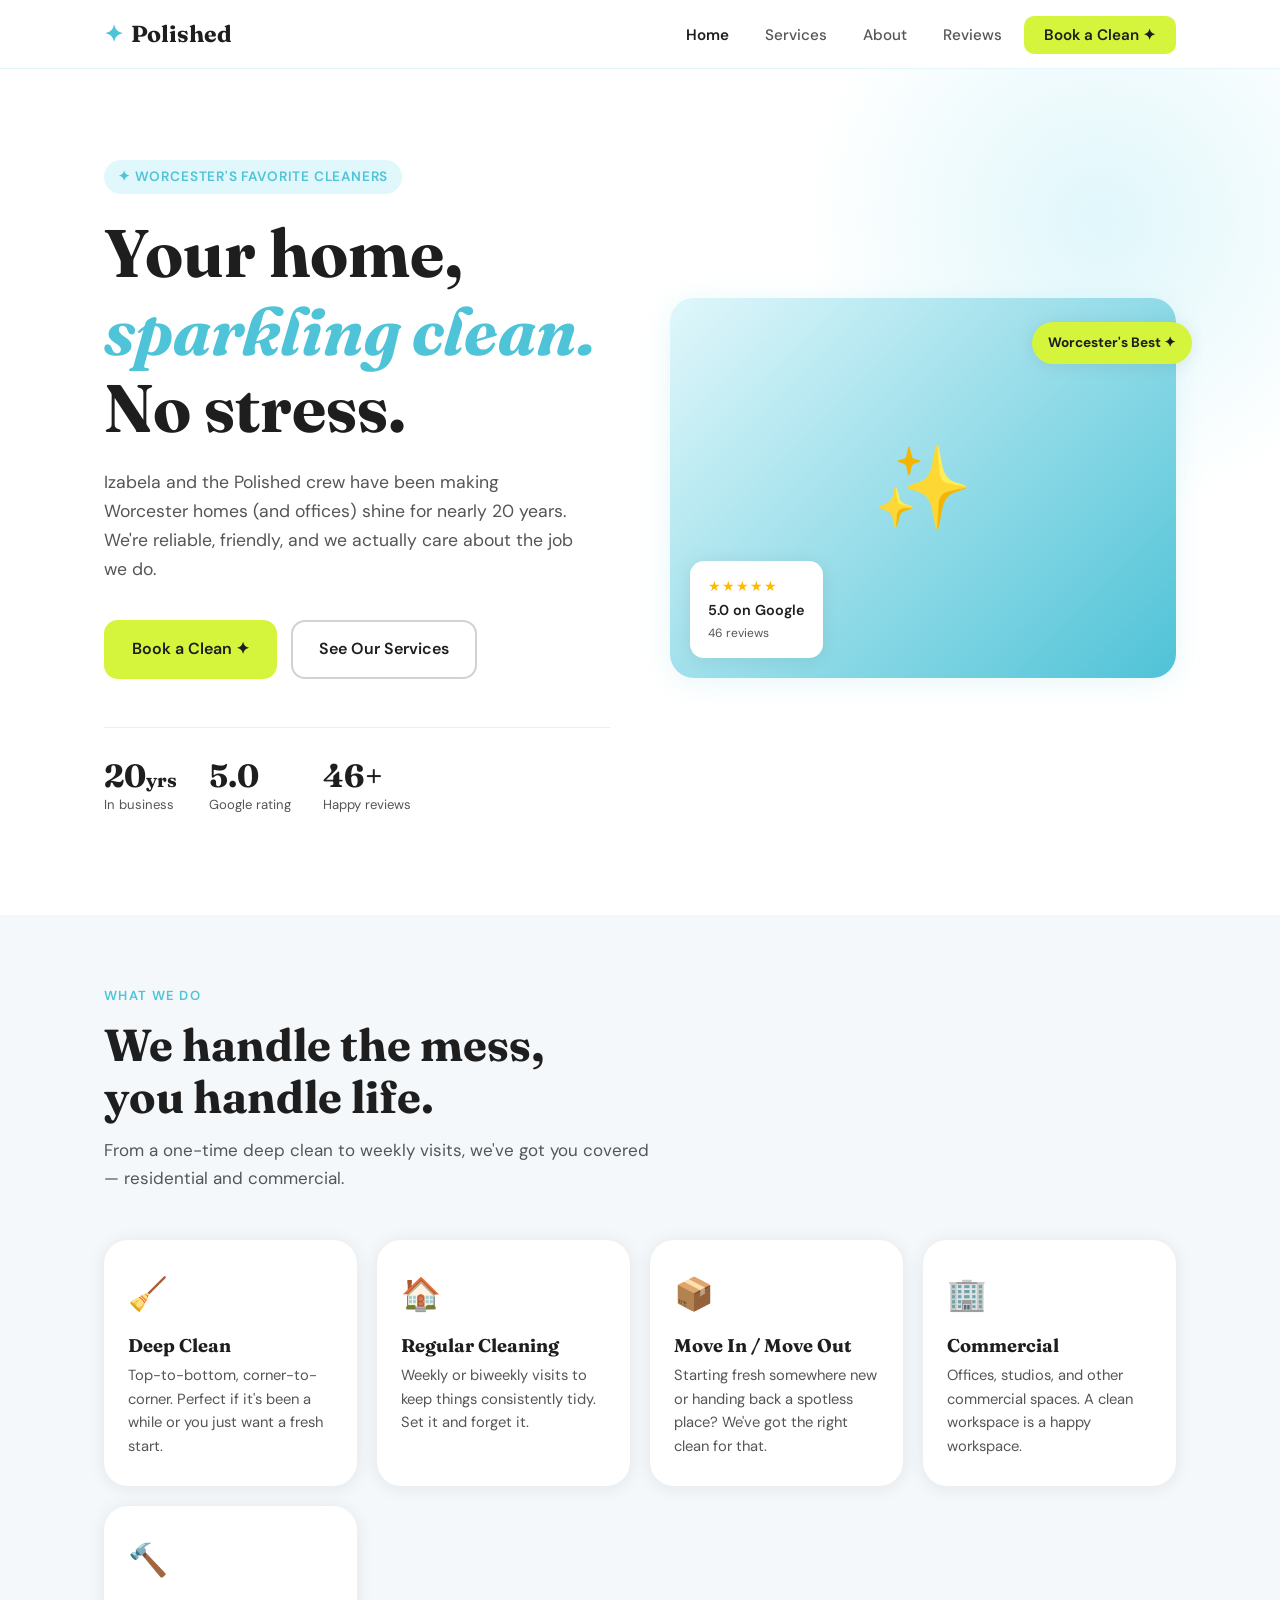
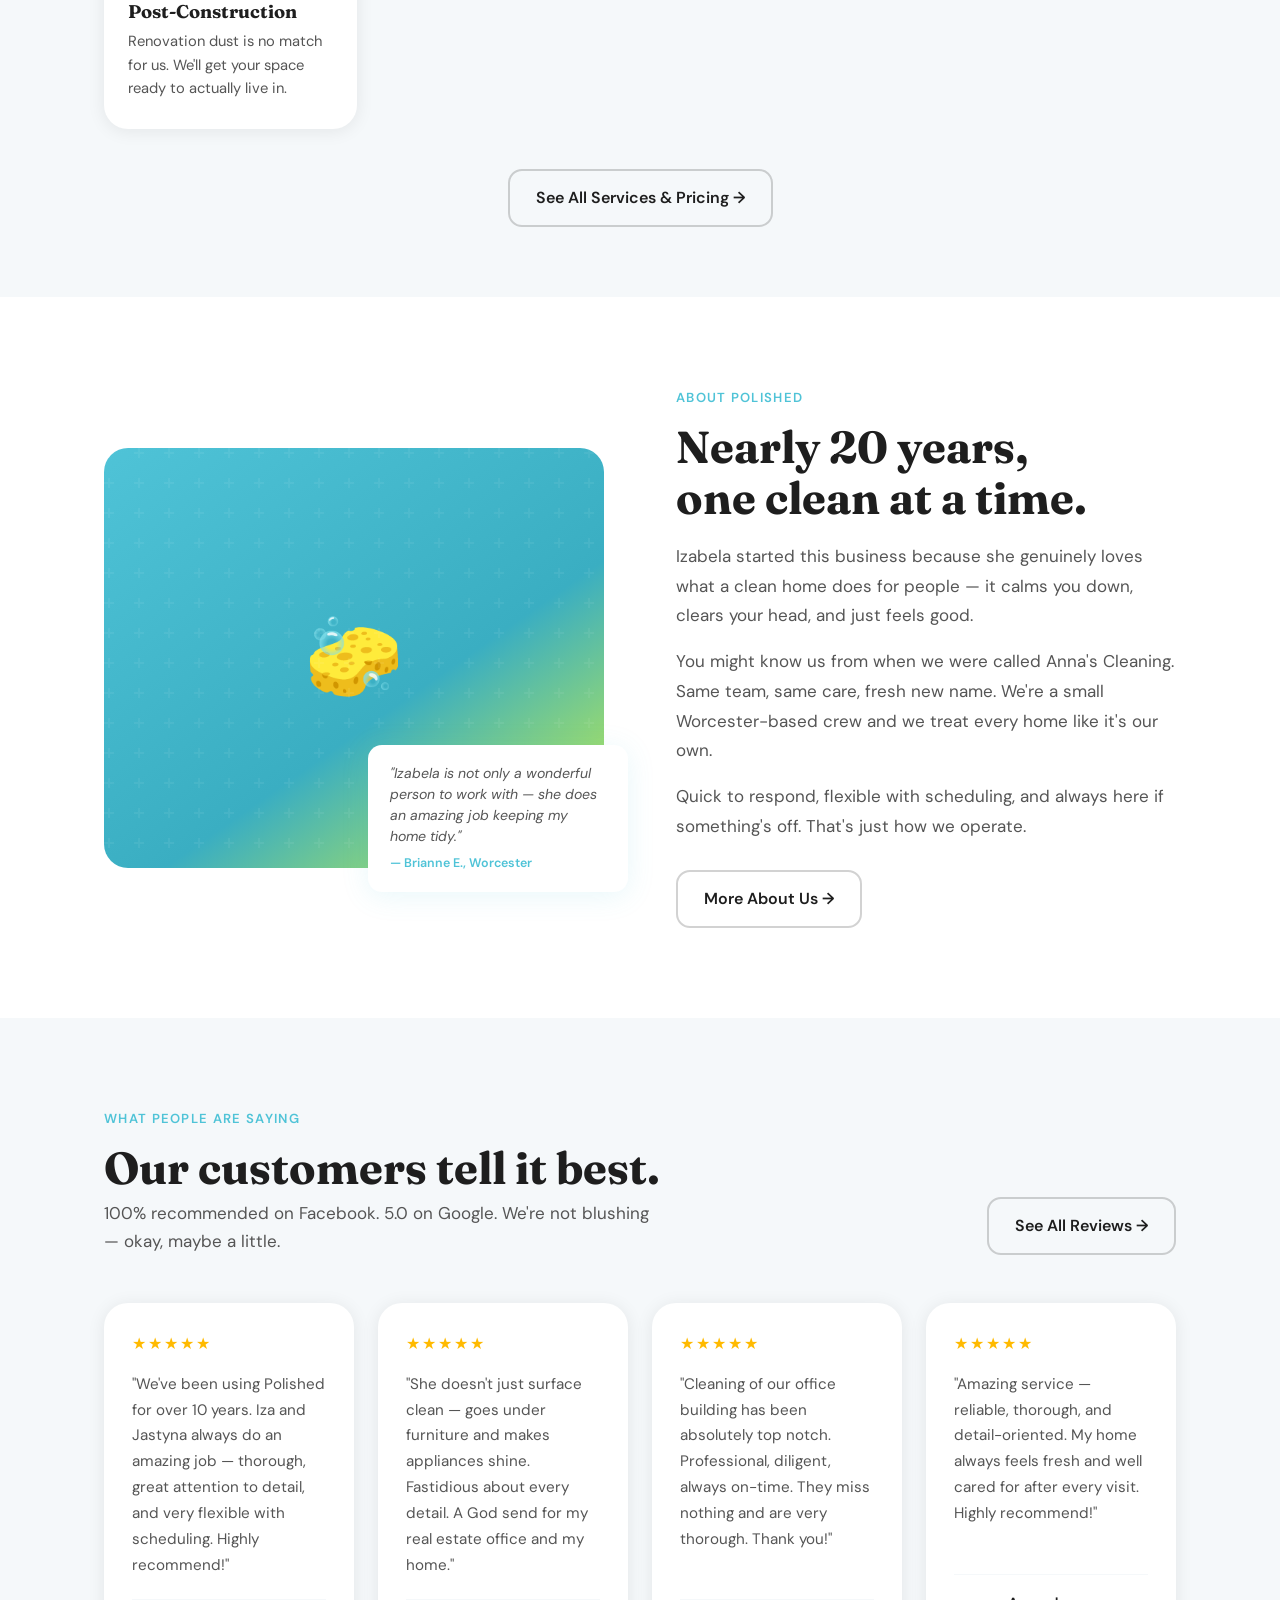
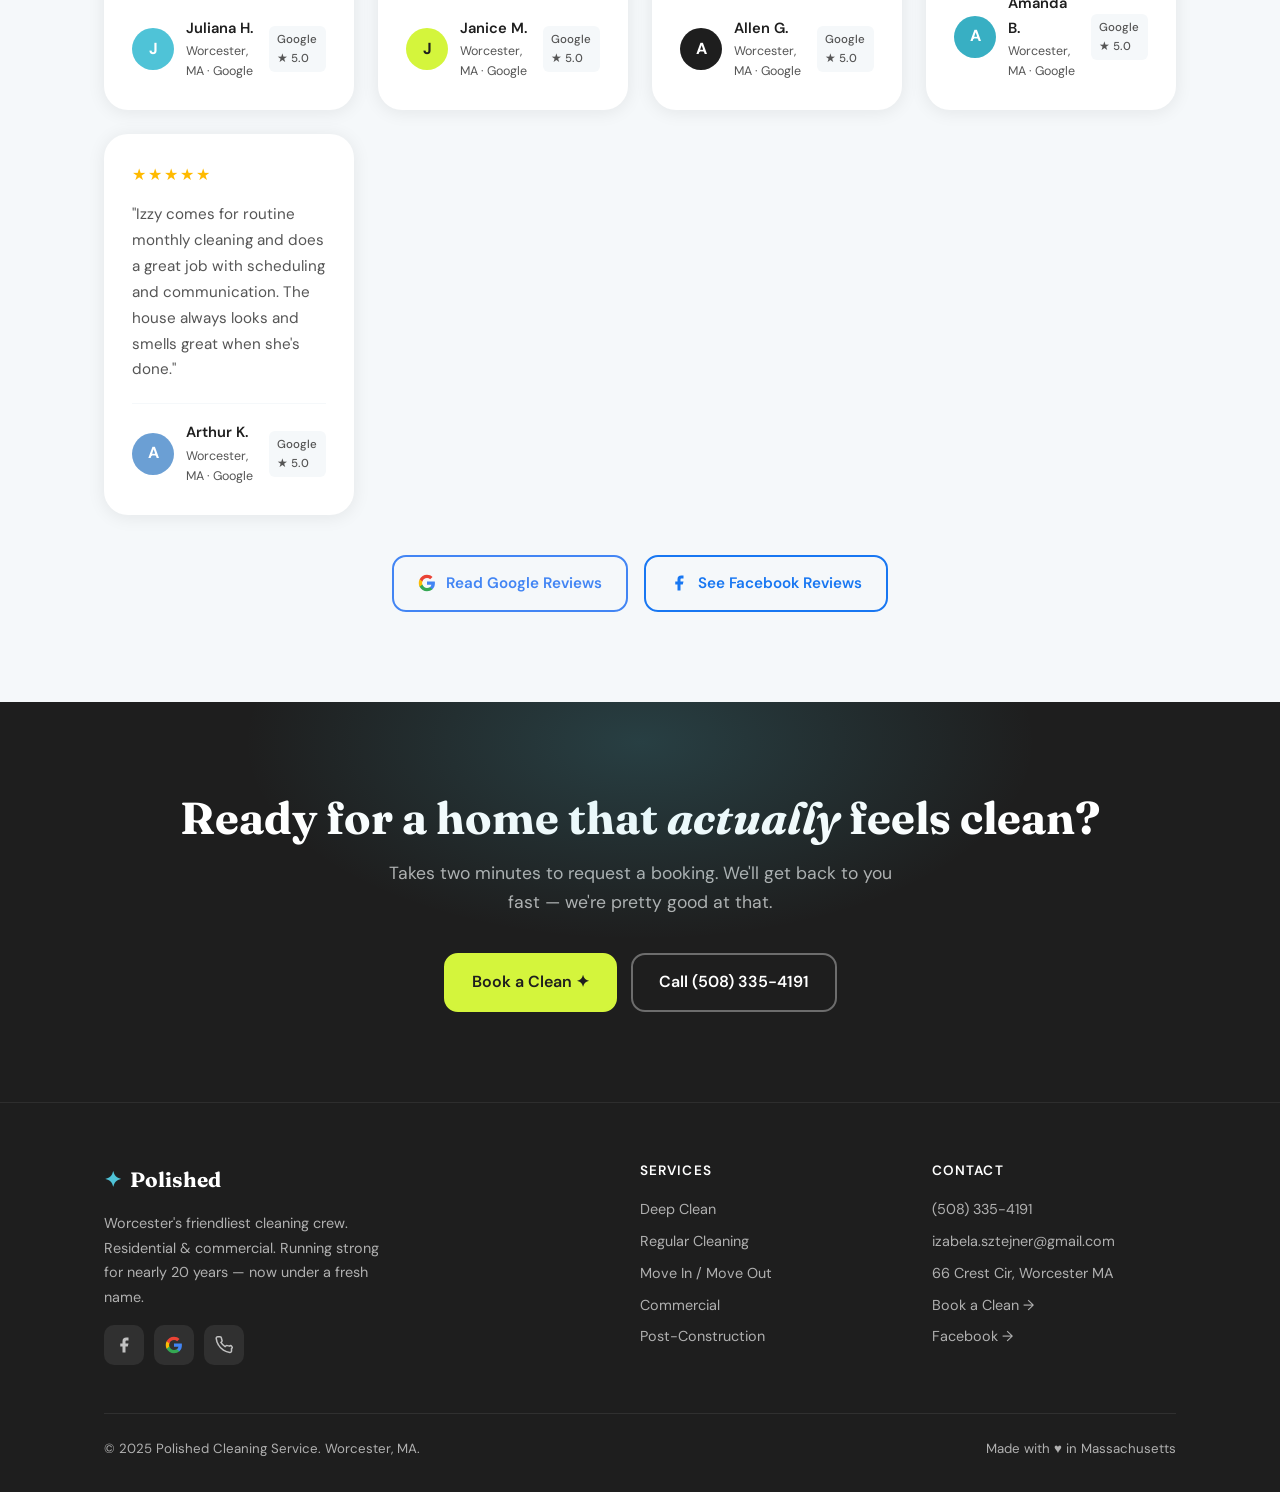
<file: index.html>
<!DOCTYPE html>
<html lang="en">
<head>
  <meta charset="UTF-8" />
  <meta name="viewport" content="width=device-width, initial-scale=1.0" />
  <title>Polished Cleaning Service — Worcester, MA</title>
  <meta name="description" content="Worcester's friendliest cleaning crew. Deep cleans, regular maintenance, move-in/out, and commercial. Nearly 20 years of making homes shine. Call (508) 335-4191." />
  <link rel="stylesheet" href="css/style.css" />
  <link rel="icon" href="data:image/svg+xml,<svg xmlns='http://www.w3.org/2000/svg' viewBox='0 0 100 100'><text y='.9em' font-size='90'>✦</text></svg>" />
</head>
<body class="page-home">
 
  <div id="nav-mount"></div>
 
  <!-- ========= HERO ========= -->
  <section class="hero">
    <div class="hero-bg-blob"></div>
    <div class="container">
      <div class="hero-content">
        <div class="hero-text">
          <div class="hero-eyebrow">
            ✦ Worcester's Favorite Cleaners
          </div>
          <h1>Your home,<br><em>sparkling clean.</em><br>No stress.</h1>
          <p class="hero-sub">
            Izabela and the Polished crew have been making Worcester homes (and offices) shine for nearly 20 years. We're reliable, friendly, and we actually care about the job we do.
          </p>
          <div class="hero-actions">
            <a href="pages/book.html" class="btn btn-primary">Book a Clean ✦</a>
            <a href="pages/services.html" class="btn btn-secondary">See Our Services</a>
          </div>
          <div class="hero-stats">
            <div>
              <div class="stat-num">20<span style="font-size:1.2rem">yrs</span></div>
              <div class="stat-label">In business</div>
            </div>
            <div>
              <div class="stat-num">5.0</div>
              <div class="stat-label">Google rating</div>
            </div>
            <div>
              <div class="stat-num">46+</div>
              <div class="stat-label">Happy reviews</div>
            </div>
          </div>
        </div>
 
        <div class="hero-visual">
          <div class="hero-card">
            <div class="hero-card-img">
              ✨
            </div>
            <div class="hero-badge">
              <div>
                <div class="hero-badge-stars">★★★★★</div>
                <div class="hero-badge-text">5.0 on Google</div>
                <div class="hero-badge-sub">46 reviews</div>
              </div>
            </div>
          </div>
          <div class="float-pill">Worcester's Best ✦</div>
        </div>
      </div>
    </div>
  </section>
 
  <!-- ========= SERVICES PREVIEW ========= -->
  <section class="services-strip">
    <div class="container">
      <div class="section-label">What We Do</div>
      <h2 class="section-head">We handle the mess,<br>you handle life.</h2>
      <p class="section-sub">From a one-time deep clean to weekly visits, we've got you covered — residential and commercial.</p>
      <div class="services-grid">
        <div class="service-card">
          <div class="service-icon">🧹</div>
          <h3>Deep Clean</h3>
          <p>Top-to-bottom, corner-to-corner. Perfect if it's been a while or you just want a fresh start.</p>
        </div>
        <div class="service-card">
          <div class="service-icon">🏠</div>
          <h3>Regular Cleaning</h3>
          <p>Weekly or biweekly visits to keep things consistently tidy. Set it and forget it.</p>
        </div>
        <div class="service-card">
          <div class="service-icon">📦</div>
          <h3>Move In / Move Out</h3>
          <p>Starting fresh somewhere new or handing back a spotless place? We've got the right clean for that.</p>
        </div>
        <div class="service-card">
          <div class="service-icon">🏢</div>
          <h3>Commercial</h3>
          <p>Offices, studios, and other commercial spaces. A clean workspace is a happy workspace.</p>
        </div>
        <div class="service-card">
          <div class="service-icon">🔨</div>
          <h3>Post-Construction</h3>
          <p>Renovation dust is no match for us. We'll get your space ready to actually live in.</p>
        </div>
      </div>
      <div style="text-align:center; margin-top:40px;">
        <a href="pages/services.html" class="btn btn-secondary">See All Services & Pricing →</a>
      </div>
    </div>
  </section>
 
  <!-- ========= ABOUT STRIP ========= -->
  <section class="about-strip">
    <div class="container">
      <div class="about-inner">
        <div class="about-visual">
          <div class="about-photo-frame">🧽</div>
          <div class="about-quote-card">
            <p>"Izabela is not only a wonderful person to work with — she does an amazing job keeping my home tidy."</p>
            <cite>— Brianne E., Worcester</cite>
          </div>
        </div>
        <div class="about-text">
          <div class="section-label">About Polished</div>
          <h2>Nearly 20 years,<br>one clean at a time.</h2>
          <p>Izabela started this business because she genuinely loves what a clean home does for people — it calms you down, clears your head, and just feels good.</p>
          <p>You might know us from when we were called Anna's Cleaning. Same team, same care, fresh new name. We're a small Worcester-based crew and we treat every home like it's our own.</p>
          <p>Quick to respond, flexible with scheduling, and always here if something's off. That's just how we operate.</p>
          <a href="pages/about.html" class="btn btn-secondary">More About Us →</a>
        </div>
      </div>
    </div>
  </section>
 
  <!-- ========= REVIEWS STRIP ========= -->
  <section class="reviews-strip">
    <div class="container">
      <div class="reviews-header">
        <div>
          <div class="section-label">What People Are Saying</div>
          <h2 class="section-head">Our customers tell it best.</h2>
          <p class="section-sub">100% recommended on Facebook. 5.0 on Google. We're not blushing — okay, maybe a little.</p>
        </div>
        <a href="pages/reviews.html" class="btn btn-secondary">See All Reviews →</a>
      </div>
      <div class="reviews-grid" style="grid-template-columns: repeat(auto-fill, minmax(200px, 1fr));">
 
        <div class="review-card">
          <div class="review-stars">★★★★★</div>
          <p class="review-text">"We've been using Polished for over 10 years. Iza and Jastyna always do an amazing job — thorough, great attention to detail, and very flexible with scheduling. Highly recommend!"</p>
          <div class="review-author">
            <div class="review-avatar" style="background:#4FC3D7;">J</div>
            <div>
              <div class="review-name">Juliana H.</div>
              <div class="review-meta">Worcester, MA · Google</div>
            </div>
            <span class="review-source-badge">Google ★ 5.0</span>
          </div>
        </div>
 
        <div class="review-card">
          <div class="review-stars">★★★★★</div>
          <p class="review-text">"She doesn't just surface clean — goes under furniture and makes appliances shine. Fastidious about every detail. A God send for my real estate office and my home."</p>
          <div class="review-author">
            <div class="review-avatar" style="background:#D4F53C; color:#1E1E1E;">J</div>
            <div>
              <div class="review-name">Janice M.</div>
              <div class="review-meta">Worcester, MA · Google</div>
            </div>
            <span class="review-source-badge">Google ★ 5.0</span>
          </div>
        </div>
 
        <div class="review-card">
          <div class="review-stars">★★★★★</div>
          <p class="review-text">"Cleaning of our office building has been absolutely top notch. Professional, diligent, always on-time. They miss nothing and are very thorough. Thank you!"</p>
          <div class="review-author">
            <div class="review-avatar" style="background:#1E1E1E;">A</div>
            <div>
              <div class="review-name">Allen G.</div>
              <div class="review-meta">Worcester, MA · Google</div>
            </div>
            <span class="review-source-badge">Google ★ 5.0</span>
          </div>
        </div>
 
        <div class="review-card">
          <div class="review-stars">★★★★★</div>
          <p class="review-text">"Amazing service — reliable, thorough, and detail-oriented. My home always feels fresh and well cared for after every visit. Highly recommend!"</p>
          <div class="review-author">
            <div class="review-avatar" style="background:#38afc3;">A</div>
            <div>
              <div class="review-name">Amanda B.</div>
              <div class="review-meta">Worcester, MA · Google</div>
            </div>
            <span class="review-source-badge">Google ★ 5.0</span>
          </div>
        </div>
 
        <div class="review-card">
          <div class="review-stars">★★★★★</div>
          <p class="review-text">"Izzy comes for routine monthly cleaning and does a great job with scheduling and communication. The house always looks and smells great when she's done."</p>
          <div class="review-author">
            <div class="review-avatar" style="background:#6B9FD4;">A</div>
            <div>
              <div class="review-name">Arthur K.</div>
              <div class="review-meta">Worcester, MA · Google</div>
            </div>
            <span class="review-source-badge">Google ★ 5.0</span>
          </div>
        </div>
 
      </div>
      <div style="text-align:center; margin-top:40px; display:flex; gap:16px; justify-content:center; flex-wrap:wrap;">
        <a href="https://www.google.com/search?q=Polished+Cleaning+Service+Worcester+MA+reviews" target="_blank" rel="noopener" class="external-link-btn ext-google">
          <svg width="18" height="18" viewBox="0 0 24 24" fill="currentColor"><path d="M22.56 12.25c0-.78-.07-1.53-.2-2.25H12v4.26h5.92c-.26 1.37-1.04 2.53-2.21 3.31v2.77h3.57c2.08-1.92 3.28-4.74 3.28-8.09z" fill="#4285F4"/><path d="M12 23c2.97 0 5.46-.98 7.28-2.66l-3.57-2.77c-.98.66-2.23 1.06-3.71 1.06-2.86 0-5.29-1.93-6.16-4.53H2.18v2.84C3.99 20.53 7.7 23 12 23z" fill="#34A853"/><path d="M5.84 14.09c-.22-.66-.35-1.36-.35-2.09s.13-1.43.35-2.09V7.07H2.18C1.43 8.55 1 10.22 1 12s.43 3.45 1.18 4.93l2.85-2.22.81-.62z" fill="#FBBC05"/><path d="M12 5.38c1.62 0 3.06.56 4.21 1.64l3.15-3.15C17.45 2.09 14.97 1 12 1 7.7 1 3.99 3.47 2.18 7.07l3.66 2.84c.87-2.6 3.3-4.53 6.16-4.53z" fill="#EA4335"/></svg>
          Read Google Reviews
        </a>
        <a href="https://www.facebook.com/PolishedMAwoo/reviews" target="_blank" rel="noopener" class="external-link-btn ext-facebook">
          <svg width="18" height="18" viewBox="0 0 24 24" fill="currentColor"><path d="M18 2h-3a5 5 0 0 0-5 5v3H7v4h3v8h4v-8h3l1-4h-4V7a1 1 0 0 1 1-1h3z"></path></svg>
          See Facebook Reviews
        </a>
      </div>
    </div>
  </section>
 
  <!-- ========= CTA ========= -->
  <section class="cta-banner">
    <div class="container">
      <h2>Ready for a home that <em>actually</em> feels clean?</h2>
      <p>Takes two minutes to request a booking. We'll get back to you fast — we're pretty good at that.</p>
      <div class="hero-actions">
        <a href="pages/book.html" class="btn btn-primary">Book a Clean ✦</a>
        <a href="tel:5083354191" class="btn btn-secondary" style="color:white; border-color:rgba(255,255,255,0.35);">Call (508) 335-4191</a>
      </div>
    </div>
  </section>
 
  <div id="footer-mount"></div>
 
  <script src="js/layout.js"></script>
  <script>mountLayout('home');</script>
</body>
</html>
</file>
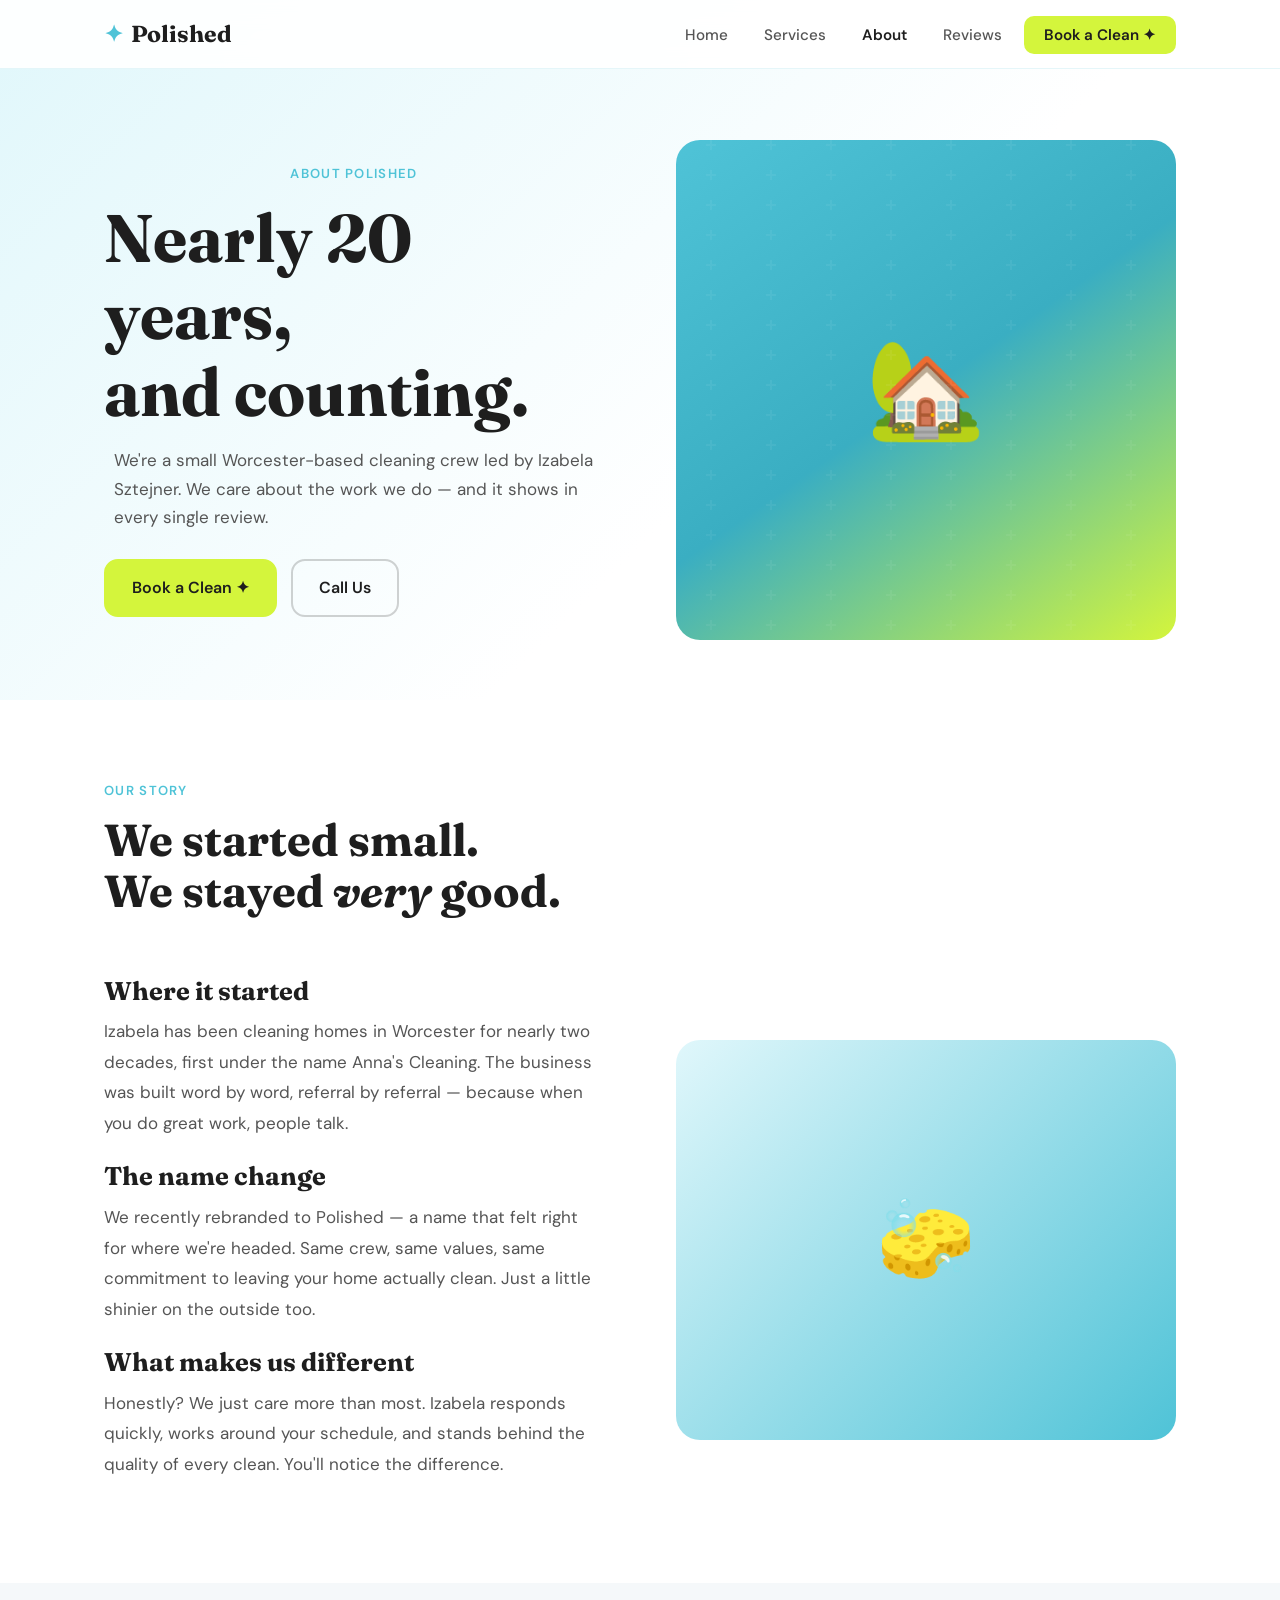
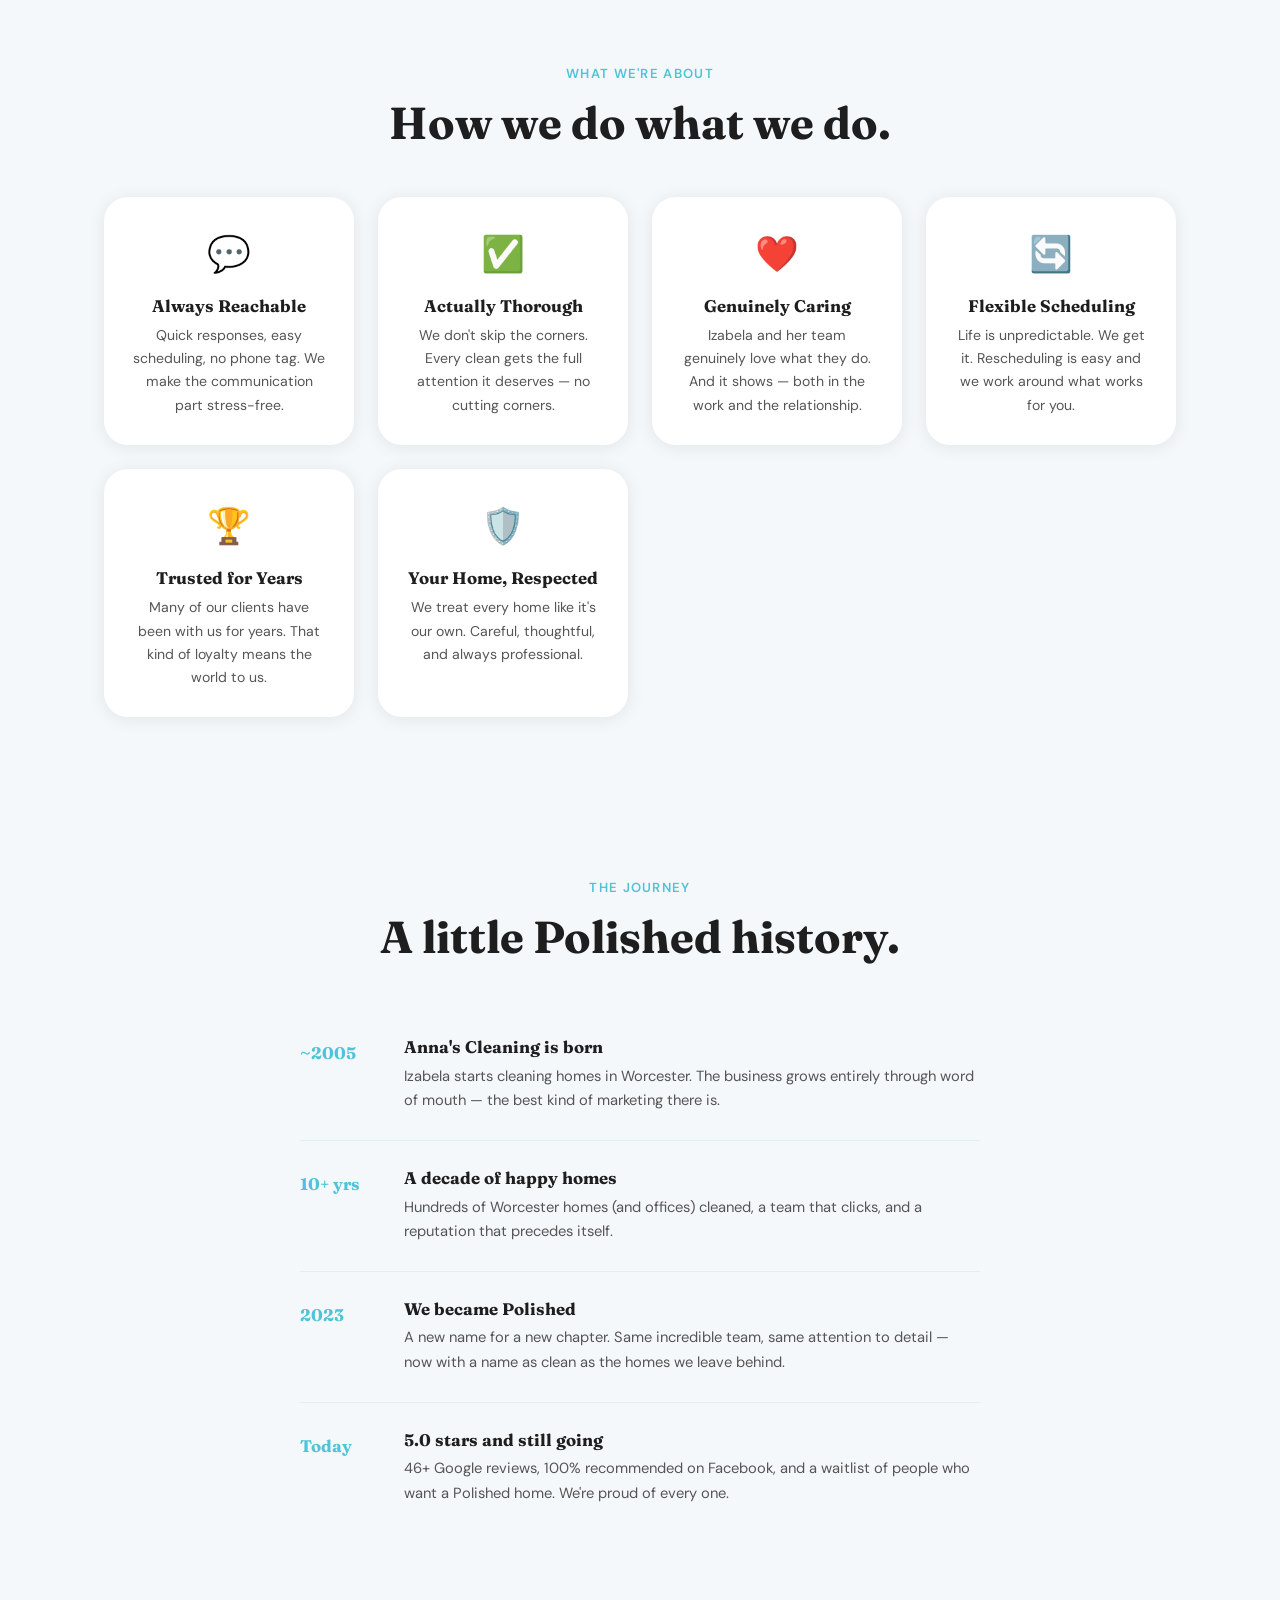
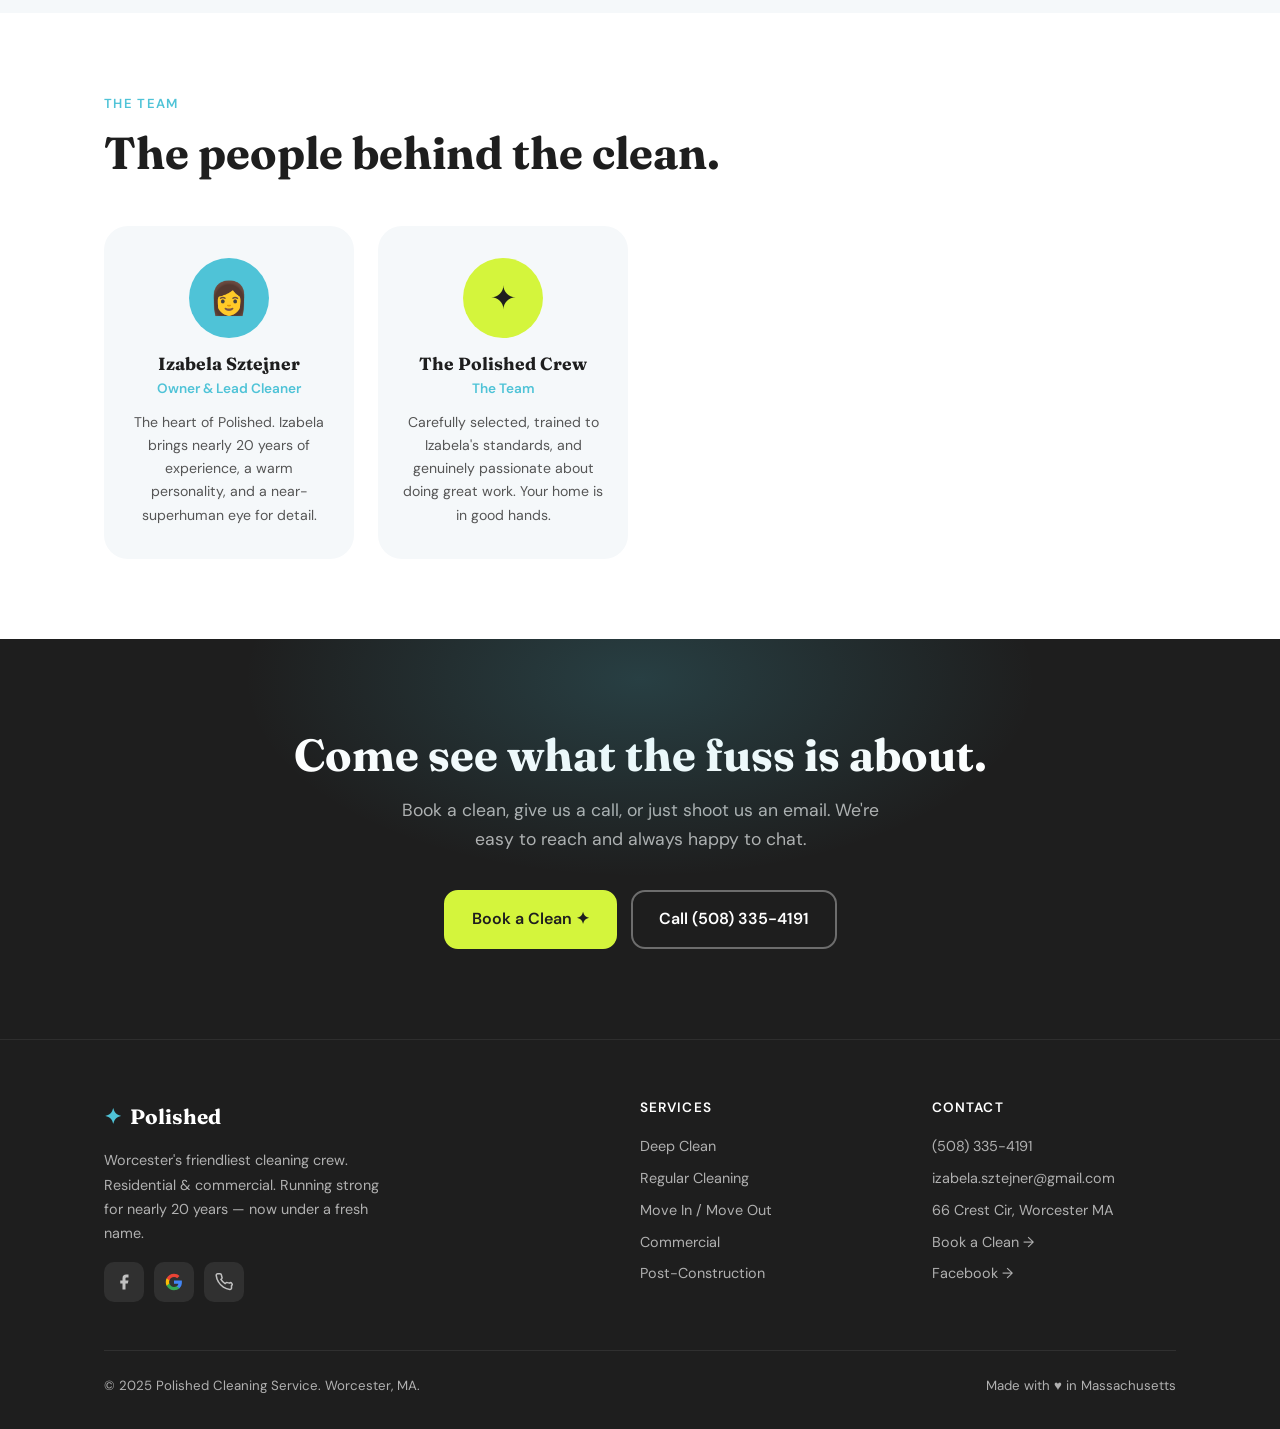
<file: pages/about.html>
<!DOCTYPE html>
<html lang="en">
<head>
  <meta charset="UTF-8" />
  <meta name="viewport" content="width=device-width, initial-scale=1.0" />
  <title>About — Polished Cleaning Service Worcester MA</title>
  <meta name="description" content="Meet Izabela and the Polished Cleaning team. Nearly 20 years making Worcester homes shine — formerly Anna's Cleaning." />
  <link rel="stylesheet" href="../css/style.css" />
  <link rel="icon" href="data:image/svg+xml,<svg xmlns='http://www.w3.org/2000/svg' viewBox='0 0 100 100'><text y='.9em' font-size='90'>✦</text></svg>" />
  <style>
    .about-story {
      padding: 80px 0;
      background: var(--white);
    }
    .about-story-inner {
      display: grid;
      grid-template-columns: 1fr 1fr;
      gap: 72px;
      align-items: center;
    }
    .about-story-inner.flip { direction: rtl; }
    .about-story-inner.flip > * { direction: ltr; }
    .story-block { margin-bottom: 24px; }
    .story-block h3 { margin-bottom: 10px; color: var(--charcoal); }
    .story-block p { color: var(--mid); line-height: 1.8; }
    .story-photo {
      width: 100%;
      height: 400px;
      border-radius: var(--radius-lg);
      display: flex;
      align-items: center;
      justify-content: center;
      font-size: 5rem;
      position: relative;
      overflow: hidden;
    }
    .sp-1 { background: linear-gradient(135deg, var(--sky-lt) 0%, var(--sky) 100%); }
    .sp-2 { background: linear-gradient(135deg, #FFF9E6 0%, #FFE082 100%); }
    .timeline {
      padding: 80px 0;
      background: var(--cloud);
    }
    .timeline-items {
      margin-top: 48px;
      display: flex;
      flex-direction: column;
      gap: 0;
      max-width: 680px;
      margin-left: auto;
      margin-right: auto;
    }
    .timeline-item {
      display: grid;
      grid-template-columns: 80px 1fr;
      gap: 24px;
      align-items: start;
      padding: 28px 0;
      border-bottom: 1px solid rgba(79,195,215,0.15);
      position: relative;
    }
    .timeline-item:last-child { border-bottom: none; }
    .timeline-year {
      font-family: 'Fraunces', serif;
      font-weight: 700;
      color: var(--sky);
      font-size: 1.05rem;
      padding-top: 2px;
    }
    .timeline-content h4 { margin-bottom: 6px; font-size: 1.05rem; }
    .timeline-content p { font-size: 0.92rem; color: var(--mid); }
    .team-section {
      padding: 80px 0;
      background: var(--white);
    }
    .team-grid {
      display: grid;
      grid-template-columns: repeat(auto-fill, minmax(240px, 1fr));
      gap: 24px;
      margin-top: 48px;
    }
    .team-card {
      background: var(--cloud);
      border-radius: var(--radius-lg);
      padding: 32px 24px;
      text-align: center;
    }
    .team-avatar {
      width: 80px;
      height: 80px;
      border-radius: 50%;
      margin: 0 auto 16px;
      display: flex;
      align-items: center;
      justify-content: center;
      font-size: 2rem;
      background: var(--sky);
      color: white;
    }
    .team-card h3 { margin-bottom: 4px; font-size: 1.1rem; }
    .team-card .role { font-size: 0.85rem; color: var(--sky); font-weight: 600; margin-bottom: 10px; }
    .team-card p { font-size: 0.88rem; color: var(--mid); }
    @media (max-width: 900px) {
      .about-story-inner { grid-template-columns: 1fr; gap: 32px; }
      .about-story-inner.flip { direction: ltr; }
      .story-photo { height: 260px; }
    }
  </style>
</head>
<body class="page-about">

  <div id="nav-mount"></div>

  <!-- PAGE HERO -->
  <div class="page-hero" style="text-align:left;">
    <div class="container">
      <div class="about-page-inner">
        <div>
          <span class="section-label" style="display:block; margin-bottom:14px;">About Polished</span>
          <h1>Nearly 20 years,<br>and counting.</h1>
          <p style="color:var(--mid); margin-top:16px; max-width:480px;">We're a small Worcester-based cleaning crew led by Izabela Sztejner. We care about the work we do — and it shows in every single review.</p>
          <div style="margin-top:28px; display:flex; gap:14px; flex-wrap:wrap;">
            <a href="book.html" class="btn btn-primary">Book a Clean ✦</a>
            <a href="tel:5083354191" class="btn btn-secondary">Call Us</a>
          </div>
        </div>
        <div class="about-big-photo">🏡</div>
      </div>
    </div>
  </div>

  <!-- THE STORY -->
  <section class="about-story">
    <div class="container">
      <div class="section-label">Our Story</div>
      <h2 style="margin-bottom:60px; max-width:540px;">We started small.<br>We stayed <em>very</em> good.</h2>

      <div class="about-story-inner">
        <div>
          <div class="story-block">
            <h3>Where it started</h3>
            <p>Izabela has been cleaning homes in Worcester for nearly two decades, first under the name Anna's Cleaning. The business was built word by word, referral by referral — because when you do great work, people talk.</p>
          </div>
          <div class="story-block">
            <h3>The name change</h3>
            <p>We recently rebranded to Polished — a name that felt right for where we're headed. Same crew, same values, same commitment to leaving your home actually clean. Just a little shinier on the outside too.</p>
          </div>
          <div class="story-block">
            <h3>What makes us different</h3>
            <p>Honestly? We just care more than most. Izabela responds quickly, works around your schedule, and stands behind the quality of every clean. You'll notice the difference.</p>
          </div>
        </div>
        <div class="story-photo sp-1">🧽</div>
      </div>
    </div>
  </section>

  <!-- VALUES -->
  <section class="values-section">
    <div class="container">
      <div class="section-label" style="text-align:center; display:block;">What We're About</div>
      <h2 style="text-align:center;">How we do what we do.</h2>
      <div class="values-grid">
        <div class="value-card">
          <div class="icon">💬</div>
          <h3>Always Reachable</h3>
          <p>Quick responses, easy scheduling, no phone tag. We make the communication part stress-free.</p>
        </div>
        <div class="value-card">
          <div class="icon">✅</div>
          <h3>Actually Thorough</h3>
          <p>We don't skip the corners. Every clean gets the full attention it deserves — no cutting corners.</p>
        </div>
        <div class="value-card">
          <div class="icon">❤️</div>
          <h3>Genuinely Caring</h3>
          <p>Izabela and her team genuinely love what they do. And it shows — both in the work and the relationship.</p>
        </div>
        <div class="value-card">
          <div class="icon">🔄</div>
          <h3>Flexible Scheduling</h3>
          <p>Life is unpredictable. We get it. Rescheduling is easy and we work around what works for you.</p>
        </div>
        <div class="value-card">
          <div class="icon">🏆</div>
          <h3>Trusted for Years</h3>
          <p>Many of our clients have been with us for years. That kind of loyalty means the world to us.</p>
        </div>
        <div class="value-card">
          <div class="icon">🛡️</div>
          <h3>Your Home, Respected</h3>
          <p>We treat every home like it's our own. Careful, thoughtful, and always professional.</p>
        </div>
      </div>
    </div>
  </section>

  <!-- TIMELINE -->
  <section class="timeline">
    <div class="container">
      <div style="text-align:center; margin-bottom:0;">
        <div class="section-label" style="display:block; text-align:center;">The Journey</div>
        <h2>A little Polished history.</h2>
      </div>
      <div class="timeline-items">
        <div class="timeline-item">
          <div class="timeline-year">~2005</div>
          <div class="timeline-content">
            <h4>Anna's Cleaning is born</h4>
            <p>Izabela starts cleaning homes in Worcester. The business grows entirely through word of mouth — the best kind of marketing there is.</p>
          </div>
        </div>
        <div class="timeline-item">
          <div class="timeline-year">10+ yrs</div>
          <div class="timeline-content">
            <h4>A decade of happy homes</h4>
            <p>Hundreds of Worcester homes (and offices) cleaned, a team that clicks, and a reputation that precedes itself.</p>
          </div>
        </div>
        <div class="timeline-item">
          <div class="timeline-year">2023</div>
          <div class="timeline-content">
            <h4>We became Polished</h4>
            <p>A new name for a new chapter. Same incredible team, same attention to detail — now with a name as clean as the homes we leave behind.</p>
          </div>
        </div>
        <div class="timeline-item">
          <div class="timeline-year">Today</div>
          <div class="timeline-content">
            <h4>5.0 stars and still going</h4>
            <p>46+ Google reviews, 100% recommended on Facebook, and a waitlist of people who want a Polished home. We're proud of every one.</p>
          </div>
        </div>
      </div>
    </div>
  </section>

  <!-- MEET IZABELA -->
  <section class="team-section">
    <div class="container">
      <div class="section-label">The Team</div>
      <h2 style="margin-bottom:0;">The people behind the clean.</h2>
      <div class="team-grid">
        <div class="team-card">
          <div class="team-avatar">👩</div>
          <h3>Izabela Sztejner</h3>
          <div class="role">Owner & Lead Cleaner</div>
          <p>The heart of Polished. Izabela brings nearly 20 years of experience, a warm personality, and a near-superhuman eye for detail.</p>
        </div>
        <div class="team-card">
          <div class="team-avatar" style="background:var(--lime); color:var(--charcoal);">✦</div>
          <h3>The Polished Crew</h3>
          <div class="role">The Team</div>
          <p>Carefully selected, trained to Izabela's standards, and genuinely passionate about doing great work. Your home is in good hands.</p>
        </div>
      </div>
    </div>
  </section>

  <!-- CTA -->
  <section class="cta-banner">
    <div class="container">
      <h2>Come see what the fuss is about.</h2>
      <p>Book a clean, give us a call, or just shoot us an email. We're easy to reach and always happy to chat.</p>
      <div class="hero-actions">
        <a href="book.html" class="btn btn-primary">Book a Clean ✦</a>
        <a href="tel:5083354191" class="btn btn-secondary" style="color:white; border-color:rgba(255,255,255,0.35);">Call (508) 335-4191</a>
      </div>
    </div>
  </section>

  <div id="footer-mount"></div>

  <script src="../js/layout.js"></script>
  <script>mountLayout('about');</script>
</body>
</html>
</file>
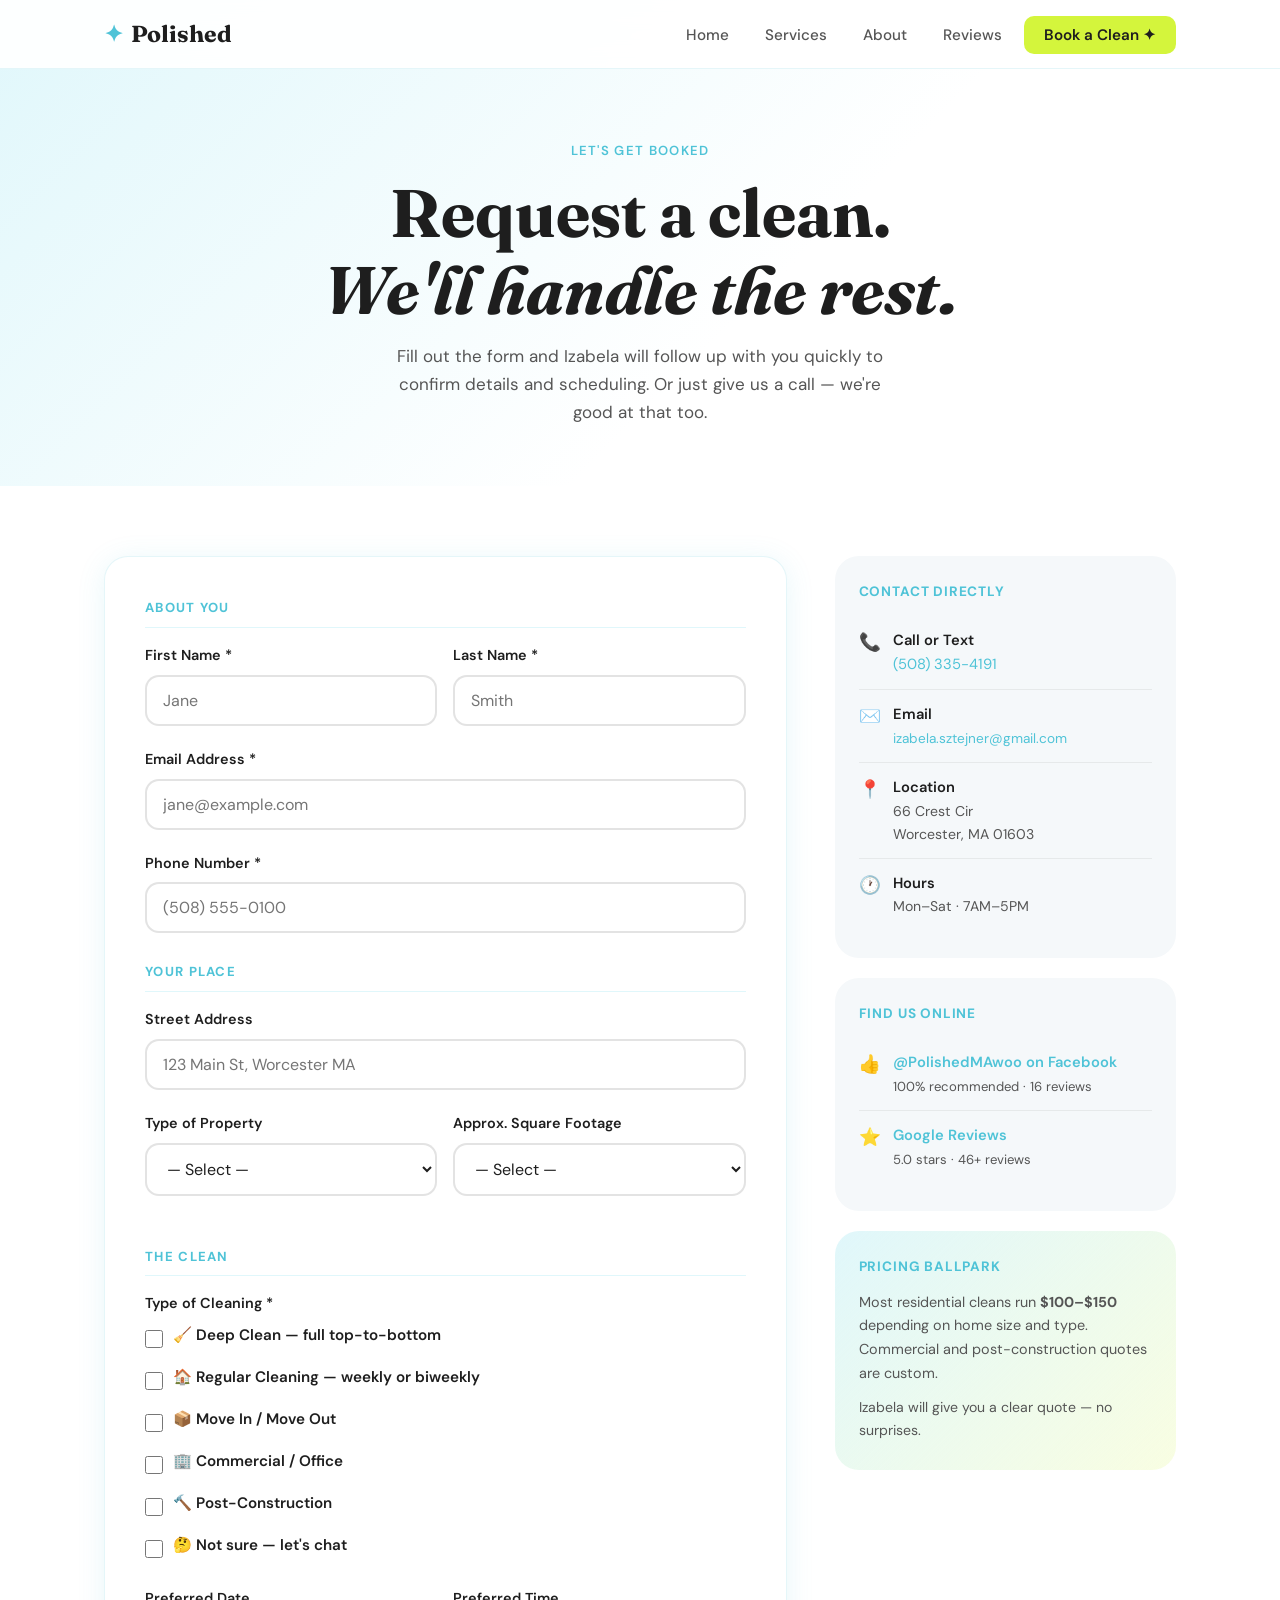
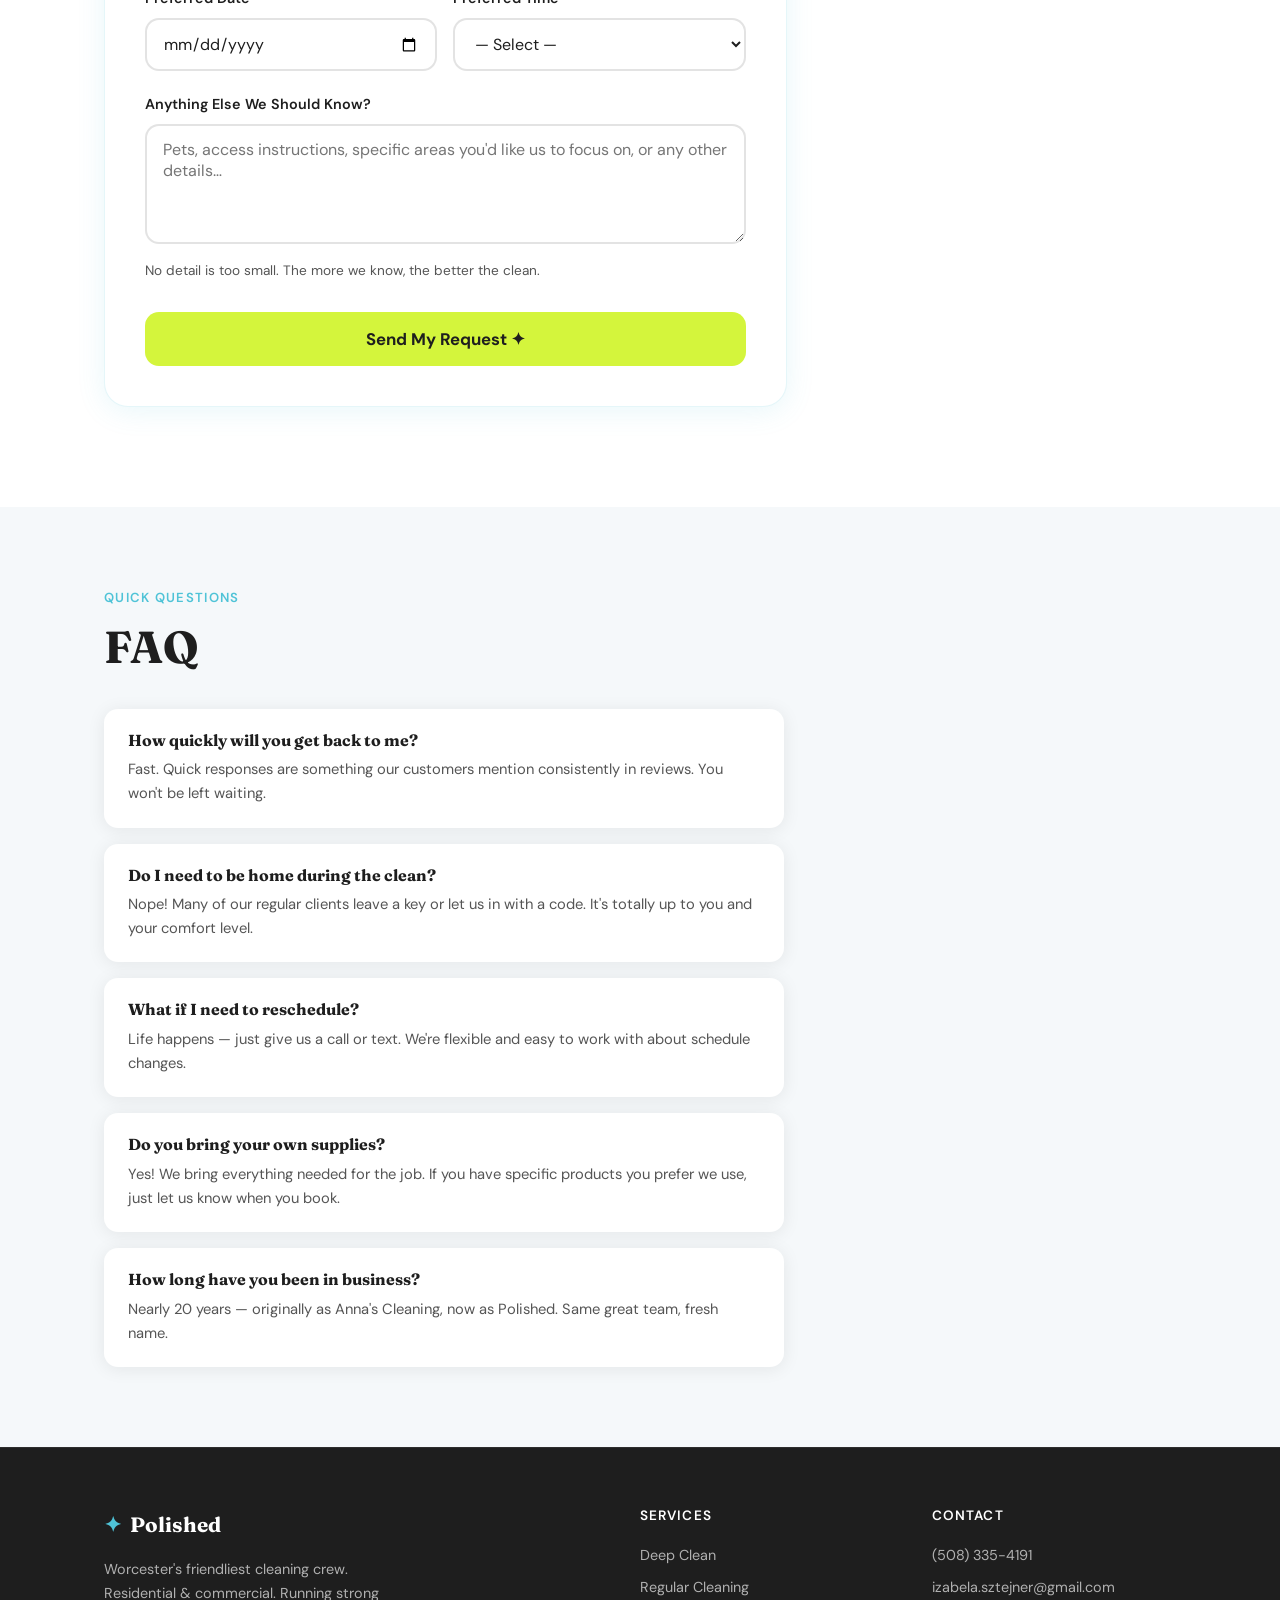
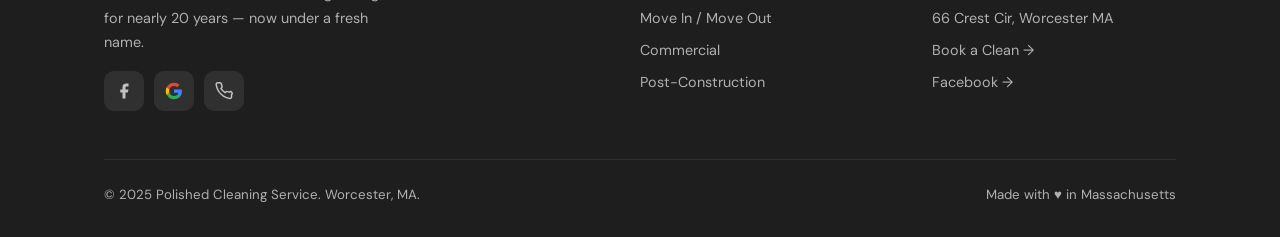
<file: pages/book.html>
<!DOCTYPE html>
<html lang="en">
<head>
  <meta charset="UTF-8" />
  <meta name="viewport" content="width=device-width, initial-scale=1.0" />
  <title>Book a Clean — Polished Cleaning Service Worcester MA</title>
  <meta name="description" content="Request a cleaning appointment with Polished Cleaning Service in Worcester, MA. Deep cleans, regular maintenance, and more. Call (508) 335-4191." />
  <link rel="stylesheet" href="../css/style.css" />
  <link rel="icon" href="data:image/svg+xml,<svg xmlns='http://www.w3.org/2000/svg' viewBox='0 0 100 100'><text y='.9em' font-size='90'>✦</text></svg>" />
  <style>
    .form-note {
      font-size: 0.85rem;
      color: var(--mid);
      margin-top: 8px;
    }
    .form-section-head {
      font-family: 'DM Sans', sans-serif;
      font-size: 0.82rem;
      font-weight: 700;
      letter-spacing: 0.1em;
      text-transform: uppercase;
      color: var(--sky);
      margin: 28px 0 16px;
      padding-bottom: 8px;
      border-bottom: 1px solid var(--sky-lt);
    }
    .form-section-head:first-child { margin-top: 0; }
    .checkbox-group { display: flex; flex-direction: column; gap: 10px; margin-top: 4px; }
    .checkbox-item { display: flex; align-items: center; gap: 10px; cursor: pointer; }
    .checkbox-item input[type="checkbox"] {
      width: 18px;
      height: 18px;
      accent-color: var(--sky);
      cursor: pointer;
      flex-shrink: 0;
    }
    .checkbox-item label { font-size: 0.95rem; color: var(--charcoal); cursor: pointer; }
    .faq-section { padding: 80px 0; background: var(--cloud); }
    .faq-list { margin-top: 36px; display: flex; flex-direction: column; gap: 16px; max-width: 680px; }
    .faq-item {
      background: var(--white);
      border-radius: var(--radius);
      padding: 22px 24px;
      box-shadow: var(--shadow-card);
    }
    .faq-item h4 { margin-bottom: 8px; font-size: 1rem; }
    .faq-item p { font-size: 0.92rem; color: var(--mid); }
    .form-success {
      display: none;
      text-align: center;
      padding: 60px 40px;
    }
    .form-success .success-icon { font-size: 3.5rem; margin-bottom: 16px; }
    .form-success h3 { margin-bottom: 10px; }
    .form-success p { color: var(--mid); max-width: 420px; margin: 0 auto 24px; }
  </style>
</head>
<body class="page-book">

  <div id="nav-mount"></div>

  <!-- PAGE HERO -->
  <div class="page-hero">
    <div class="container">
      <span class="section-label">Let's Get Booked</span>
      <h1>Request a clean.<br><em>We'll handle the rest.</em></h1>
      <p>Fill out the form and Izabela will follow up with you quickly to confirm details and scheduling. Or just give us a call — we're good at that too.</p>
    </div>
  </div>

  <!-- BOOKING FORM -->
  <section class="booking-section">
    <div class="container">
      <div class="booking-inner">

        <!-- Form -->
        <div class="booking-form-card">
          <div id="form-wrap">
            <form id="booking-form" onsubmit="handleSubmit(event)" novalidate>

              <div class="form-section-head">About You</div>

              <div class="form-row">
                <div class="form-group">
                  <label for="first-name">First Name *</label>
                  <input type="text" id="first-name" name="first_name" placeholder="Jane" required />
                </div>
                <div class="form-group">
                  <label for="last-name">Last Name *</label>
                  <input type="text" id="last-name" name="last_name" placeholder="Smith" required />
                </div>
              </div>

              <div class="form-group">
                <label for="email">Email Address *</label>
                <input type="email" id="email" name="email" placeholder="jane@example.com" required />
              </div>

              <div class="form-group">
                <label for="phone">Phone Number *</label>
                <input type="tel" id="phone" name="phone" placeholder="(508) 555-0100" required />
              </div>

              <div class="form-section-head">Your Place</div>

              <div class="form-group">
                <label for="address">Street Address</label>
                <input type="text" id="address" name="address" placeholder="123 Main St, Worcester MA" />
              </div>

              <div class="form-row">
                <div class="form-group">
                  <label for="home-type">Type of Property</label>
                  <select id="home-type" name="home_type">
                    <option value="">— Select —</option>
                    <option>House</option>
                    <option>Apartment / Condo</option>
                    <option>Office / Commercial</option>
                    <option>Other</option>
                  </select>
                </div>
                <div class="form-group">
                  <label for="sq-ft">Approx. Square Footage</label>
                  <select id="sq-ft" name="sq_ft">
                    <option value="">— Select —</option>
                    <option>Under 1,000 sq ft</option>
                    <option>1,000 – 1,500 sq ft</option>
                    <option>1,500 – 2,500 sq ft</option>
                    <option>2,500 – 3,500 sq ft</option>
                    <option>3,500+ sq ft</option>
                    <option>Not sure</option>
                  </select>
                </div>
              </div>

              <div class="form-section-head">The Clean</div>

              <div class="form-group">
                <label>Type of Cleaning *</label>
                <div class="checkbox-group">
                  <div class="checkbox-item">
                    <input type="checkbox" id="svc-deep" name="service" value="Deep Clean" />
                    <label for="svc-deep">🧹 Deep Clean — full top-to-bottom</label>
                  </div>
                  <div class="checkbox-item">
                    <input type="checkbox" id="svc-regular" name="service" value="Regular Cleaning" />
                    <label for="svc-regular">🏠 Regular Cleaning — weekly or biweekly</label>
                  </div>
                  <div class="checkbox-item">
                    <input type="checkbox" id="svc-move" name="service" value="Move In/Out" />
                    <label for="svc-move">📦 Move In / Move Out</label>
                  </div>
                  <div class="checkbox-item">
                    <input type="checkbox" id="svc-commercial" name="service" value="Commercial" />
                    <label for="svc-commercial">🏢 Commercial / Office</label>
                  </div>
                  <div class="checkbox-item">
                    <input type="checkbox" id="svc-post" name="service" value="Post-Construction" />
                    <label for="svc-post">🔨 Post-Construction</label>
                  </div>
                  <div class="checkbox-item">
                    <input type="checkbox" id="svc-other" name="service" value="Not Sure" />
                    <label for="svc-other">🤔 Not sure — let's chat</label>
                  </div>
                </div>
              </div>

              <div class="form-row">
                <div class="form-group">
                  <label for="preferred-date">Preferred Date</label>
                  <input type="date" id="preferred-date" name="preferred_date" />
                </div>
                <div class="form-group">
                  <label for="preferred-time">Preferred Time</label>
                  <select id="preferred-time" name="preferred_time">
                    <option value="">— Select —</option>
                    <option>Morning (7am – 12pm)</option>
                    <option>Afternoon (12pm – 5pm)</option>
                    <option>Either works!</option>
                  </select>
                </div>
              </div>

              <div class="form-group">
                <label for="notes">Anything Else We Should Know?</label>
                <textarea id="notes" name="notes" placeholder="Pets, access instructions, specific areas you'd like us to focus on, or any other details…"></textarea>
                <div class="form-note">No detail is too small. The more we know, the better the clean.</div>
              </div>

              <button type="submit" class="form-submit">Send My Request ✦</button>

            </form>
          </div>

          <!-- Success State -->
          <div class="form-success" id="form-success">
            <div class="success-icon">✨</div>
            <h3>You're all set!</h3>
            <p>Izabela will get back to you soon to confirm your booking. In the meantime, feel free to call or text at (508) 335-4191.</p>
            <a href="../index.html" class="btn btn-secondary">Back to Home</a>
          </div>
        </div>

        <!-- Sidebar -->
        <div class="booking-sidebar">
          <div class="sidebar-card">
            <h4>Contact Directly</h4>
            <div class="contact-item">
              <span class="contact-icon">📞</span>
              <div>
                <div style="font-weight:600;">Call or Text</div>
                <a href="tel:5083354191" style="color:var(--sky);">(508) 335-4191</a>
              </div>
            </div>
            <div class="contact-item">
              <span class="contact-icon">✉️</span>
              <div>
                <div style="font-weight:600;">Email</div>
                <a href="mailto:izabela.sztejner@gmail.com" style="color:var(--sky); font-size:0.85rem;">izabela.sztejner@gmail.com</a>
              </div>
            </div>
            <div class="contact-item">
              <span class="contact-icon">📍</span>
              <div>
                <div style="font-weight:600;">Location</div>
                <div style="font-size:0.88rem; color:var(--mid);">66 Crest Cir<br>Worcester, MA 01603</div>
              </div>
            </div>
            <div class="contact-item">
              <span class="contact-icon">🕐</span>
              <div>
                <div style="font-weight:600;">Hours</div>
                <div style="font-size:0.88rem; color:var(--mid);">Mon–Sat · 7AM–5PM</div>
              </div>
            </div>
          </div>

          <div class="sidebar-card">
            <h4>Find Us Online</h4>
            <div class="contact-item">
              <span class="contact-icon">👍</span>
              <div>
                <a href="https://www.facebook.com/PolishedMAwoo/" target="_blank" rel="noopener" style="color:var(--sky); font-weight:600;">@PolishedMAwoo on Facebook</a>
                <div style="font-size:0.82rem; color:var(--mid); margin-top:2px;">100% recommended · 16 reviews</div>
              </div>
            </div>
            <div class="contact-item">
              <span class="contact-icon">⭐</span>
              <div>
                <a href="https://www.google.com/search?q=Polished+Cleaning+Service+Worcester+MA" target="_blank" rel="noopener" style="color:var(--sky); font-weight:600;">Google Reviews</a>
                <div style="font-size:0.82rem; color:var(--mid); margin-top:2px;">5.0 stars · 46+ reviews</div>
              </div>
            </div>
          </div>

          <div class="sidebar-card" style="background: linear-gradient(135deg, var(--sky-lt) 0%, rgba(212,245,60,0.15) 100%);">
            <h4>Pricing Ballpark</h4>
            <p style="font-size:0.9rem; color:var(--mid);">Most residential cleans run <strong>$100–$150</strong> depending on home size and type. Commercial and post-construction quotes are custom.</p>
            <p style="font-size:0.88rem; color:var(--mid); margin-top:10px;">Izabela will give you a clear quote — no surprises.</p>
          </div>
        </div>

      </div>
    </div>
  </section>

  <!-- FAQ -->
  <section class="faq-section">
    <div class="container">
      <div class="section-label">Quick Questions</div>
      <h2>FAQ</h2>
      <div class="faq-list">
        <div class="faq-item">
          <h4>How quickly will you get back to me?</h4>
          <p>Fast. Quick responses are something our customers mention consistently in reviews. You won't be left waiting.</p>
        </div>
        <div class="faq-item">
          <h4>Do I need to be home during the clean?</h4>
          <p>Nope! Many of our regular clients leave a key or let us in with a code. It's totally up to you and your comfort level.</p>
        </div>
        <div class="faq-item">
          <h4>What if I need to reschedule?</h4>
          <p>Life happens — just give us a call or text. We're flexible and easy to work with about schedule changes.</p>
        </div>
        <div class="faq-item">
          <h4>Do you bring your own supplies?</h4>
          <p>Yes! We bring everything needed for the job. If you have specific products you prefer we use, just let us know when you book.</p>
        </div>
        <div class="faq-item">
          <h4>How long have you been in business?</h4>
          <p>Nearly 20 years — originally as Anna's Cleaning, now as Polished. Same great team, fresh name.</p>
        </div>
      </div>
    </div>
  </section>

  <div id="footer-mount"></div>

  <script src="../js/layout.js"></script>
  <script>
    mountLayout('book');

    function handleSubmit(e) {
      e.preventDefault();
      const form = document.getElementById('booking-form');
      const formWrap = document.getElementById('form-wrap');
      const success = document.getElementById('form-success');

      // Simple validation
      const required = form.querySelectorAll('[required]');
      let valid = true;
      required.forEach(field => {
        if (!field.value.trim()) {
          field.style.borderColor = '#e74c3c';
          valid = false;
        } else {
          field.style.borderColor = '';
        }
      });

      if (!valid) {
        const firstInvalid = form.querySelector('[required]:invalid, [style*="e74c3c"]');
        if (firstInvalid) firstInvalid.scrollIntoView({ behavior: 'smooth', block: 'center' });
        return;
      }

      // Simulate submission (since this is a static site — in production, wire up to email/form service)
      const btn = form.querySelector('.form-submit');
      btn.textContent = 'Sending…';
      btn.disabled = true;

      setTimeout(() => {
        form.style.display = 'none';
        success.style.display = 'block';
      }, 1200);
    }

    // Clear error styling on input
    document.addEventListener('input', (e) => {
      if (e.target.style.borderColor === 'rgb(231, 76, 60)') {
        e.target.style.borderColor = '';
      }
    });
  </script>
</body>
</html>
</file>
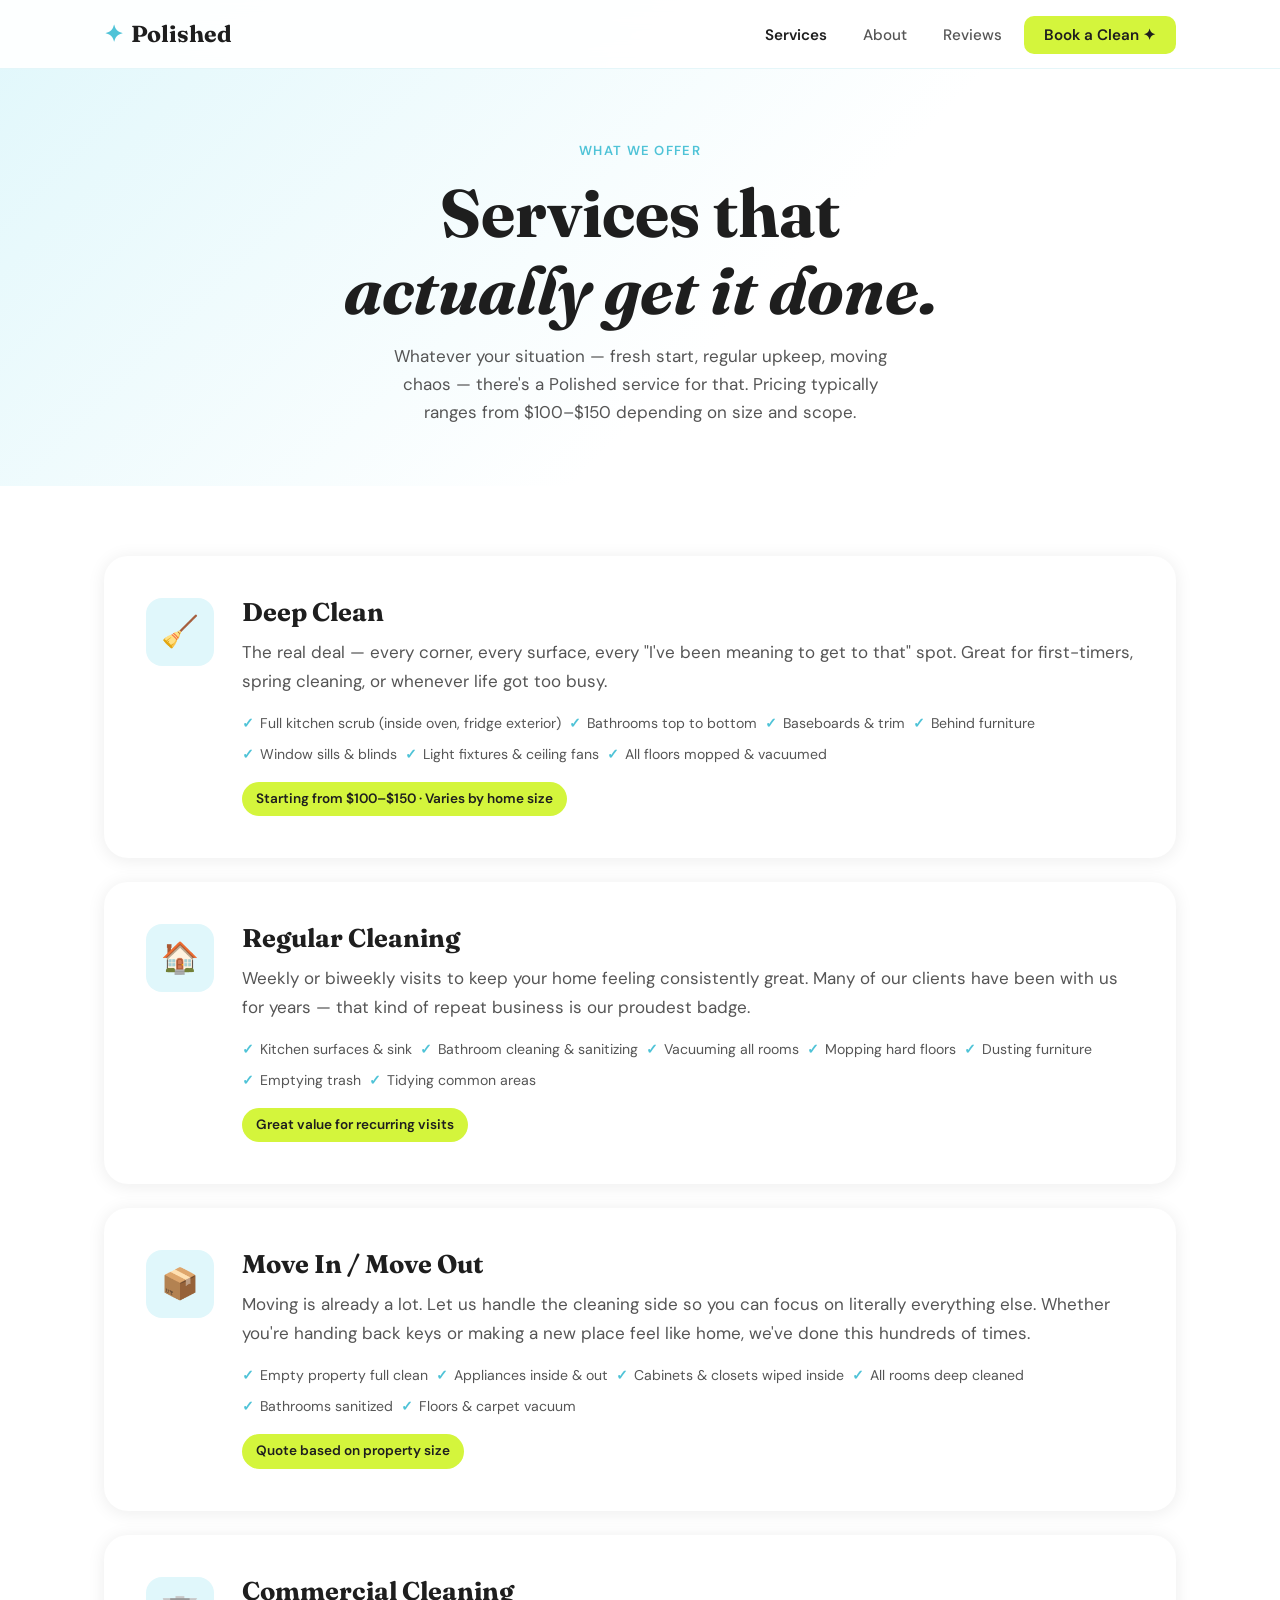
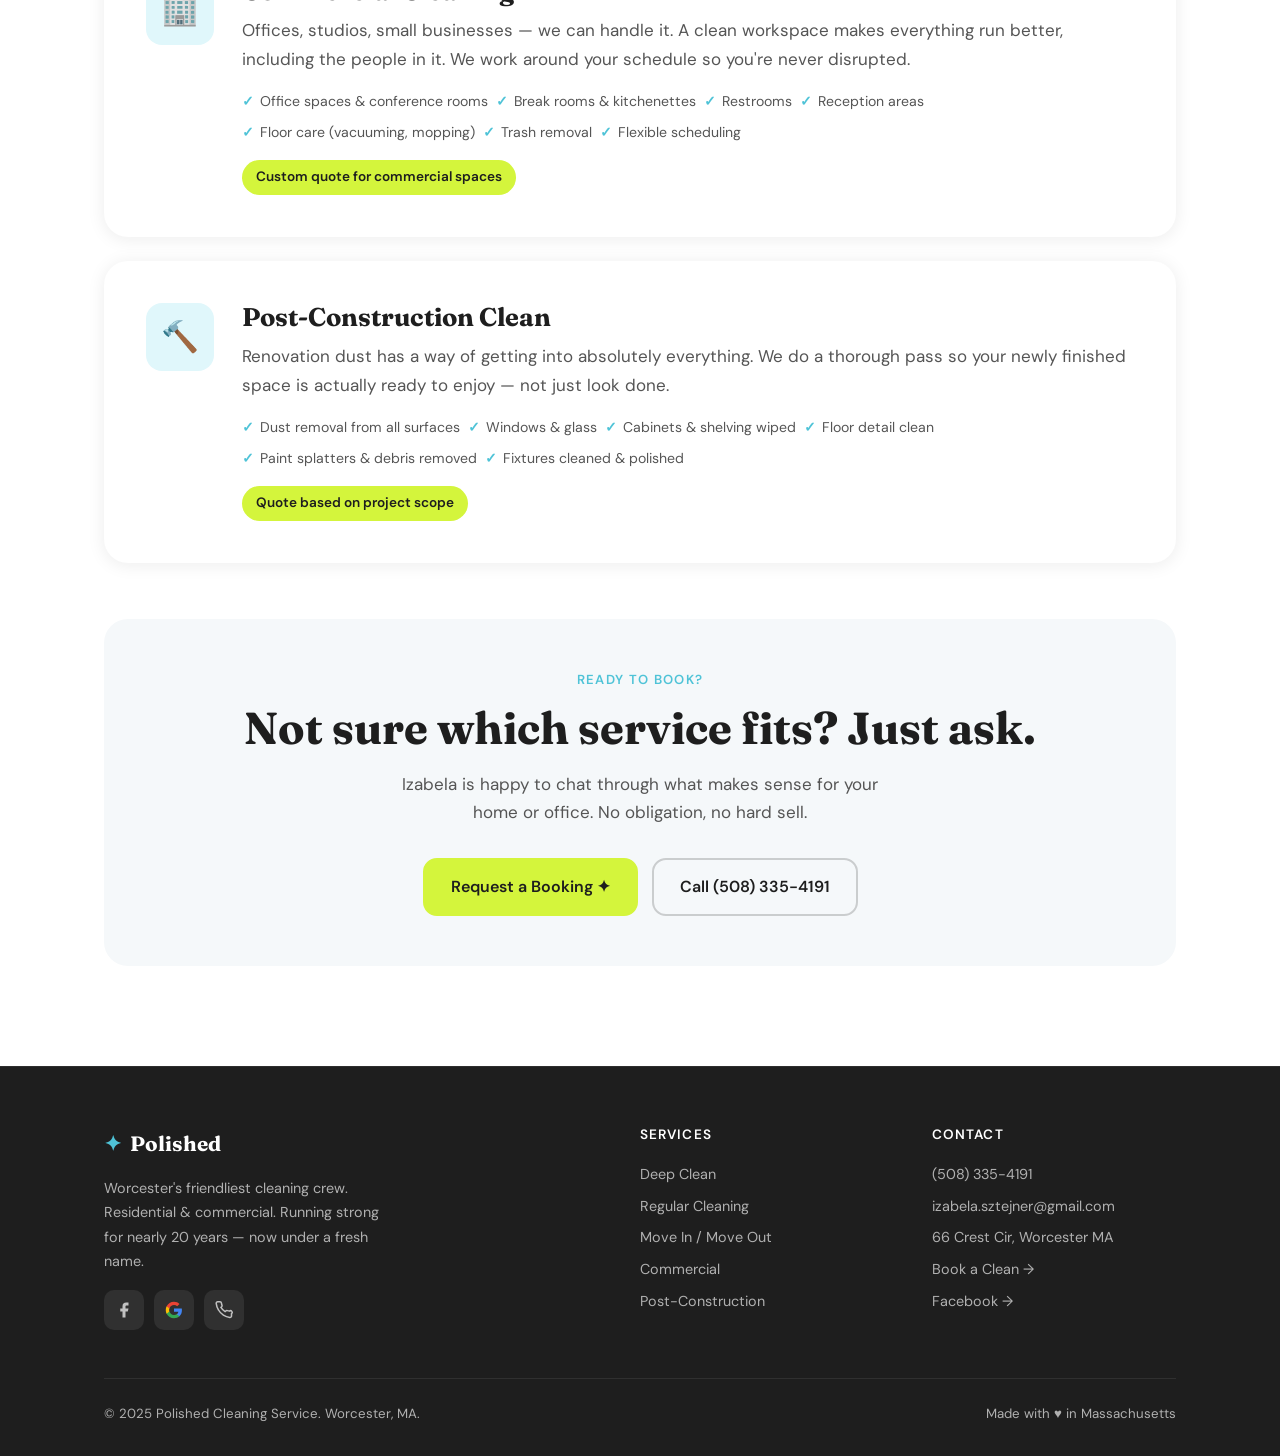
<file: pages/services.html>
<!DOCTYPE html>
<html lang="en">
<head>
  <meta charset="UTF-8" />
  <meta name="viewport" content="width=device-width, initial-scale=1.0" />
  <title>Services — Polished Cleaning Service Worcester MA</title>
  <meta name="description" content="Deep cleans, regular maintenance, move-in/out, commercial, and post-construction cleaning in Worcester, MA. See what's included and get a quote." />
  <link rel="stylesheet" href="../css/style.css" />
  <link rel="icon" href="data:image/svg+xml,<svg xmlns='http://www.w3.org/2000/svg' viewBox='0 0 100 100'><text y='.9em' font-size='90'>✦</text></svg>" />
  <style>
    /* Fix paths for pages/ subdirectory nav */
    .nav-logo { font-size:1.45rem; }
    nav .nav-links a[href*="index"] { display:none; }
  </style>
</head>
<body class="page-services">

  <div id="nav-mount"></div>

  <!-- PAGE HERO -->
  <div class="page-hero">
    <div class="container">
      <span class="section-label">What We Offer</span>
      <h1>Services that<br><em>actually get it done.</em></h1>
      <p>Whatever your situation — fresh start, regular upkeep, moving chaos — there's a Polished service for that. Pricing typically ranges from $100–$150 depending on size and scope.</p>
    </div>
  </div>

  <!-- SERVICES LIST -->
  <section class="services-full">
    <div class="container">

      <div class="service-big-card">
        <div class="service-big-icon">🧹</div>
        <div class="service-big-body">
          <h3>Deep Clean</h3>
          <p>The real deal — every corner, every surface, every "I've been meaning to get to that" spot. Great for first-timers, spring cleaning, or whenever life got too busy.</p>
          <div class="service-checklist">
            <span class="check-item">Full kitchen scrub (inside oven, fridge exterior)</span>
            <span class="check-item">Bathrooms top to bottom</span>
            <span class="check-item">Baseboards & trim</span>
            <span class="check-item">Behind furniture</span>
            <span class="check-item">Window sills & blinds</span>
            <span class="check-item">Light fixtures & ceiling fans</span>
            <span class="check-item">All floors mopped & vacuumed</span>
          </div>
          <span class="pricing-note">Starting from $100–$150 · Varies by home size</span>
        </div>
      </div>

      <div class="service-big-card">
        <div class="service-big-icon">🏠</div>
        <div class="service-big-body">
          <h3>Regular Cleaning</h3>
          <p>Weekly or biweekly visits to keep your home feeling consistently great. Many of our clients have been with us for years — that kind of repeat business is our proudest badge.</p>
          <div class="service-checklist">
            <span class="check-item">Kitchen surfaces & sink</span>
            <span class="check-item">Bathroom cleaning & sanitizing</span>
            <span class="check-item">Vacuuming all rooms</span>
            <span class="check-item">Mopping hard floors</span>
            <span class="check-item">Dusting furniture</span>
            <span class="check-item">Emptying trash</span>
            <span class="check-item">Tidying common areas</span>
          </div>
          <span class="pricing-note">Great value for recurring visits</span>
        </div>
      </div>

      <div class="service-big-card">
        <div class="service-big-icon">📦</div>
        <div class="service-big-body">
          <h3>Move In / Move Out</h3>
          <p>Moving is already a lot. Let us handle the cleaning side so you can focus on literally everything else. Whether you're handing back keys or making a new place feel like home, we've done this hundreds of times.</p>
          <div class="service-checklist">
            <span class="check-item">Empty property full clean</span>
            <span class="check-item">Appliances inside & out</span>
            <span class="check-item">Cabinets & closets wiped inside</span>
            <span class="check-item">All rooms deep cleaned</span>
            <span class="check-item">Bathrooms sanitized</span>
            <span class="check-item">Floors & carpet vacuum</span>
          </div>
          <span class="pricing-note">Quote based on property size</span>
        </div>
      </div>

      <div class="service-big-card">
        <div class="service-big-icon">🏢</div>
        <div class="service-big-body">
          <h3>Commercial Cleaning</h3>
          <p>Offices, studios, small businesses — we can handle it. A clean workspace makes everything run better, including the people in it. We work around your schedule so you're never disrupted.</p>
          <div class="service-checklist">
            <span class="check-item">Office spaces & conference rooms</span>
            <span class="check-item">Break rooms & kitchenettes</span>
            <span class="check-item">Restrooms</span>
            <span class="check-item">Reception areas</span>
            <span class="check-item">Floor care (vacuuming, mopping)</span>
            <span class="check-item">Trash removal</span>
            <span class="check-item">Flexible scheduling</span>
          </div>
          <span class="pricing-note">Custom quote for commercial spaces</span>
        </div>
      </div>

      <div class="service-big-card">
        <div class="service-big-icon">🔨</div>
        <div class="service-big-body">
          <h3>Post-Construction Clean</h3>
          <p>Renovation dust has a way of getting into absolutely everything. We do a thorough pass so your newly finished space is actually ready to enjoy — not just look done.</p>
          <div class="service-checklist">
            <span class="check-item">Dust removal from all surfaces</span>
            <span class="check-item">Windows & glass</span>
            <span class="check-item">Cabinets & shelving wiped</span>
            <span class="check-item">Floor detail clean</span>
            <span class="check-item">Paint splatters & debris removed</span>
            <span class="check-item">Fixtures cleaned & polished</span>
          </div>
          <span class="pricing-note">Quote based on project scope</span>
        </div>
      </div>

      <!-- CTA -->
      <div style="text-align:center; margin-top:56px; padding:50px 40px; background:var(--cloud); border-radius:24px;">
        <div class="section-label" style="display:block; text-align:center;">Ready to Book?</div>
        <h2 style="margin:12px 0 16px;">Not sure which service fits? Just ask.</h2>
        <p style="color:var(--mid); max-width:480px; margin:0 auto 32px;">Izabela is happy to chat through what makes sense for your home or office. No obligation, no hard sell.</p>
        <div style="display:flex; gap:14px; justify-content:center; flex-wrap:wrap;">
          <a href="book.html" class="btn btn-primary">Request a Booking ✦</a>
          <a href="tel:5083354191" class="btn btn-secondary">Call (508) 335-4191</a>
        </div>
      </div>

    </div>
  </section>

  <div id="footer-mount"></div>

  <script src="../js/layout.js"></script>
  <script>
    // Fix nav paths from pages/ subdirectory
    function fixNavPaths() {
      document.querySelectorAll('#nav-mount a').forEach(a => {
        if (a.href.includes('../index.html')) {
          a.href = '../index.html';
        }
      });
    }
    mountLayout('services');
    fixNavPaths();
  </script>
</body>
</html>
</file>
<file: css/style.css>
/* ============================================
   POLISHED CLEANING — Main Stylesheet
   ============================================ */

@import url('https://fonts.googleapis.com/css2?family=Fraunces:ital,opsz,wght@0,9..144,300;0,9..144,600;0,9..144,700;0,9..144,800;1,9..144,400;1,9..144,600&family=DM+Sans:ital,wght@0,300;0,400;0,500;0,600;1,400&display=swap');

/* --- Tokens --- */
:root {
  --sky:     #4FC3D7;
  --sky-lt:  #E0F7FB;
  --lime:    #D4F53C;
  --lime-dk: #B8DB1E;
  --charcoal:#1E1E1E;
  --mid:     #555555;
  --cloud:   #F5F8FA;
  --white:   #FFFFFF;
  --radius:  14px;
  --radius-lg: 24px;
  --shadow:  0 4px 28px rgba(79,195,215,0.13);
  --shadow-card: 0 2px 18px rgba(30,30,30,0.08);
  --transition: 0.22s ease;
}

/* --- Reset & Base --- */
*, *::before, *::after { box-sizing: border-box; margin: 0; padding: 0; }

html { scroll-behavior: smooth; }

body {
  font-family: 'DM Sans', sans-serif;
  color: var(--charcoal);
  background: var(--white);
  font-size: 17px;
  line-height: 1.65;
  -webkit-font-smoothing: antialiased;
}

img { max-width: 100%; display: block; }
a { color: inherit; text-decoration: none; }
ul { list-style: none; }

/* --- Typography --- */
h1, h2, h3, h4 {
  font-family: 'Fraunces', serif;
  line-height: 1.15;
  font-weight: 700;
}
h1 { font-size: clamp(2.4rem, 6vw, 4.2rem); }
h2 { font-size: clamp(1.8rem, 4vw, 2.8rem); }
h3 { font-size: clamp(1.25rem, 2.5vw, 1.6rem); }

.italic { font-style: italic; }

/* --- Layout --- */
.container {
  max-width: 1120px;
  margin: 0 auto;
  padding: 0 24px;
}

section { padding: 90px 0; }

/* ============================================
   NAV
   ============================================ */
nav {
  position: fixed;
  top: 0; left: 0; right: 0;
  z-index: 100;
  background: rgba(255,255,255,0.92);
  backdrop-filter: blur(12px);
  border-bottom: 1px solid rgba(79,195,215,0.15);
  transition: box-shadow var(--transition);
}
nav.scrolled { box-shadow: 0 2px 20px rgba(79,195,215,0.12); }

.nav-inner {
  max-width: 1120px;
  margin: 0 auto;
  padding: 0 24px;
  height: 68px;
  display: flex;
  align-items: center;
  justify-content: space-between;
  gap: 32px;
}

.nav-logo {
  font-family: 'Fraunces', serif;
  font-size: 1.45rem;
  font-weight: 700;
  color: var(--charcoal);
  display: flex;
  align-items: center;
  gap: 8px;
}
.nav-logo .spark { color: var(--sky); }

.nav-links {
  display: flex;
  align-items: center;
  gap: 8px;
}
.nav-links a {
  padding: 8px 14px;
  border-radius: 8px;
  font-size: 0.95rem;
  font-weight: 500;
  color: var(--mid);
  transition: color var(--transition), background var(--transition);
}
.nav-links a:hover { color: var(--charcoal); background: var(--sky-lt); }
.nav-links a.active { color: var(--charcoal); font-weight: 600; }

.nav-cta {
  background: var(--lime);
  color: var(--charcoal) !important;
  font-weight: 600 !important;
  padding: 9px 20px !important;
  border-radius: 10px !important;
  transition: background var(--transition), transform var(--transition) !important;
}
.nav-cta:hover { background: var(--lime-dk) !important; transform: translateY(-1px); }

.nav-hamburger {
  display: none;
  flex-direction: column;
  gap: 5px;
  cursor: pointer;
  padding: 8px;
  border: none;
  background: none;
}
.nav-hamburger span {
  display: block;
  width: 24px;
  height: 2px;
  background: var(--charcoal);
  border-radius: 2px;
  transition: transform 0.3s, opacity 0.3s;
}

.mobile-menu {
  display: none;
  flex-direction: column;
  gap: 4px;
  padding: 12px 24px 20px;
  background: white;
  border-top: 1px solid var(--sky-lt);
}
.mobile-menu a {
  padding: 12px 16px;
  border-radius: 10px;
  font-weight: 500;
  color: var(--mid);
  transition: background var(--transition), color var(--transition);
}
.mobile-menu a:hover { background: var(--sky-lt); color: var(--charcoal); }
.mobile-menu .nav-cta {
  margin-top: 8px;
  text-align: center;
  background: var(--lime);
  color: var(--charcoal);
  font-weight: 600;
}

/* ============================================
   HERO
   ============================================ */
.hero {
  padding: 160px 0 100px;
  background: var(--white);
  position: relative;
  overflow: hidden;
}

.hero-bg-blob {
  position: absolute;
  top: -80px;
  right: -120px;
  width: 600px;
  height: 600px;
  background: radial-gradient(circle, var(--sky-lt) 0%, transparent 70%);
  pointer-events: none;
}

.hero-content {
  display: grid;
  grid-template-columns: 1fr 1fr;
  gap: 60px;
  align-items: center;
}

.hero-eyebrow {
  display: inline-flex;
  align-items: center;
  gap: 8px;
  background: var(--sky-lt);
  color: var(--sky);
  font-size: 0.85rem;
  font-weight: 600;
  letter-spacing: 0.06em;
  text-transform: uppercase;
  padding: 6px 14px;
  border-radius: 50px;
  margin-bottom: 20px;
}

.hero h1 {
  margin-bottom: 22px;
}

.hero h1 em {
  font-style: italic;
  color: var(--sky);
}

.hero-sub {
  font-size: 1.1rem;
  color: var(--mid);
  margin-bottom: 36px;
  max-width: 480px;
}

.hero-actions {
  display: flex;
  gap: 14px;
  flex-wrap: wrap;
}

.hero-stats {
  display: flex;
  gap: 32px;
  margin-top: 48px;
  padding-top: 32px;
  border-top: 1px solid rgba(79,195,215,0.2);
}

.stat-num {
  font-family: 'Fraunces', serif;
  font-size: 2rem;
  font-weight: 700;
  color: var(--charcoal);
  line-height: 1;
}

.stat-label {
  font-size: 0.82rem;
  color: var(--mid);
  margin-top: 2px;
}

/* Hero visual */
.hero-visual {
  position: relative;
}

.hero-card {
  background: var(--white);
  border-radius: var(--radius-lg);
  box-shadow: var(--shadow);
  overflow: hidden;
  position: relative;
}

.hero-card-img {
  width: 100%;
  height: 380px;
  background: linear-gradient(135deg, var(--sky-lt) 0%, var(--sky) 100%);
  display: flex;
  align-items: center;
  justify-content: center;
  font-size: 80px;
  position: relative;
  overflow: hidden;
}

/* Shine sweep animation — the signature element */
.hero-card-img::after {
  content: '';
  position: absolute;
  top: -100%;
  left: -60%;
  width: 40%;
  height: 300%;
  background: linear-gradient(105deg, transparent 30%, rgba(255,255,255,0.45) 50%, transparent 70%);
  animation: shine-sweep 3.2s ease-in-out infinite;
}

@keyframes shine-sweep {
  0%   { transform: translateX(-100%) rotate(10deg); opacity: 0; }
  15%  { opacity: 1; }
  50%  { transform: translateX(400%) rotate(10deg); opacity: 1; }
  55%  { opacity: 0; }
  100% { transform: translateX(400%) rotate(10deg); opacity: 0; }
}

.hero-badge {
  position: absolute;
  bottom: 20px;
  left: 20px;
  background: var(--white);
  border-radius: var(--radius);
  padding: 14px 18px;
  box-shadow: var(--shadow-card);
  display: flex;
  align-items: center;
  gap: 12px;
}

.hero-badge-stars { color: #FFBA00; font-size: 0.9rem; letter-spacing: 1px; }
.hero-badge-text { font-weight: 600; font-size: 0.9rem; }
.hero-badge-sub { font-size: 0.75rem; color: var(--mid); margin-top: 1px; }

.float-pill {
  position: absolute;
  top: 24px;
  right: -16px;
  background: var(--lime);
  color: var(--charcoal);
  font-weight: 700;
  font-size: 0.85rem;
  padding: 10px 16px;
  border-radius: 50px;
  box-shadow: var(--shadow-card);
  animation: float 3s ease-in-out infinite;
}

@keyframes float {
  0%, 100% { transform: translateY(0); }
  50%       { transform: translateY(-8px); }
}

/* ============================================
   BUTTONS
   ============================================ */
.btn {
  display: inline-flex;
  align-items: center;
  gap: 8px;
  padding: 14px 26px;
  border-radius: var(--radius);
  font-family: 'DM Sans', sans-serif;
  font-size: 1rem;
  font-weight: 600;
  cursor: pointer;
  border: 2px solid transparent;
  transition: all var(--transition);
  text-decoration: none;
}

.btn-primary {
  background: var(--lime);
  color: var(--charcoal);
  border-color: var(--lime);
}
.btn-primary:hover { background: var(--lime-dk); border-color: var(--lime-dk); transform: translateY(-2px); box-shadow: 0 6px 24px rgba(212,245,60,0.4); }

.btn-secondary {
  background: transparent;
  color: var(--charcoal);
  border-color: rgba(30,30,30,0.2);
}
.btn-secondary:hover { border-color: var(--sky); color: var(--sky); transform: translateY(-1px); }

.btn-sky {
  background: var(--sky);
  color: white;
  border-color: var(--sky);
}
.btn-sky:hover { background: #38afc3; border-color: #38afc3; transform: translateY(-2px); }

/* ============================================
   SERVICES STRIP
   ============================================ */
.services-strip {
  padding: 70px 0;
  background: var(--cloud);
}

.section-label {
  font-size: 0.82rem;
  font-weight: 600;
  letter-spacing: 0.1em;
  text-transform: uppercase;
  color: var(--sky);
  margin-bottom: 12px;
}

.section-head {
  margin-bottom: 14px;
}

.section-sub {
  color: var(--mid);
  max-width: 560px;
  margin-bottom: 48px;
}

.services-grid {
  display: grid;
  grid-template-columns: repeat(auto-fit, minmax(220px, 1fr));
  gap: 20px;
}

.service-card {
  background: var(--white);
  border-radius: var(--radius-lg);
  padding: 28px 24px;
  box-shadow: var(--shadow-card);
  transition: transform var(--transition), box-shadow var(--transition);
  position: relative;
  overflow: hidden;
}

.service-card::before {
  content: '';
  position: absolute;
  top: 0; left: 0;
  width: 100%;
  height: 4px;
  background: var(--sky);
  opacity: 0;
  transition: opacity var(--transition);
}

.service-card:hover {
  transform: translateY(-4px);
  box-shadow: var(--shadow);
}

.service-card:hover::before { opacity: 1; }

.service-icon {
  font-size: 2rem;
  margin-bottom: 14px;
}

.service-card h3 { margin-bottom: 8px; font-size: 1.15rem; }

.service-card p { font-size: 0.92rem; color: var(--mid); line-height: 1.6; }

/* ============================================
   ABOUT STRIP (homepage)
   ============================================ */
.about-strip {
  padding: 90px 0;
  background: var(--white);
}

.about-inner {
  display: grid;
  grid-template-columns: 1fr 1fr;
  gap: 72px;
  align-items: center;
}

.about-visual {
  position: relative;
}

.about-photo-frame {
  width: 100%;
  height: 420px;
  background: linear-gradient(145deg, var(--sky) 0%, #3aaec2 60%, var(--lime) 100%);
  border-radius: var(--radius-lg);
  display: flex;
  align-items: center;
  justify-content: center;
  font-size: 5rem;
  position: relative;
  overflow: hidden;
}

.about-photo-frame::after {
  content: '';
  position: absolute;
  inset: 0;
  background: url("data:image/svg+xml,%3Csvg width='60' height='60' viewBox='0 0 60 60' xmlns='http://www.w3.org/2000/svg'%3E%3Cg fill='none' fill-rule='evenodd'%3E%3Cg fill='%23ffffff' fill-opacity='0.06'%3E%3Cpath d='M36 34v-4h-2v4h-4v2h4v4h2v-4h4v-2h-4zm0-30V0h-2v4h-4v2h4v4h2V6h4V4h-4zM6 34v-4H4v4H0v2h4v4h2v-4h4v-2H6zM6 4V0H4v4H0v2h4v4h2V6h4V4H6z'/%3E%3C/g%3E%3C/g%3E%3C/svg%3E");
}

.about-quote-card {
  position: absolute;
  bottom: -24px;
  right: -24px;
  background: var(--white);
  border-radius: var(--radius);
  padding: 18px 22px;
  max-width: 260px;
  box-shadow: var(--shadow);
}
.about-quote-card p { font-size: 0.88rem; font-style: italic; color: var(--mid); line-height: 1.5; }
.about-quote-card cite { font-size: 0.78rem; font-weight: 600; color: var(--sky); margin-top: 6px; display: block; font-style: normal; }

.about-text .section-label { margin-bottom: 12px; }
.about-text h2 { margin-bottom: 18px; }
.about-text p { color: var(--mid); margin-bottom: 16px; line-height: 1.75; }
.about-text .btn { margin-top: 12px; }

/* ============================================
   REVIEWS STRIP (homepage)
   ============================================ */
.reviews-strip {
  padding: 90px 0;
  background: var(--cloud);
}

.reviews-strip .section-head { margin-bottom: 6px; }
.reviews-header { display: flex; justify-content: space-between; align-items: flex-end; flex-wrap: wrap; gap: 16px; margin-bottom: 48px; }
.reviews-header .section-sub { margin-bottom: 0; }

.reviews-grid {
  display: grid;
  grid-template-columns: repeat(auto-fit, minmax(280px, 1fr));
  gap: 24px;
}

.review-card {
  background: var(--white);
  border-radius: var(--radius-lg);
  padding: 28px;
  box-shadow: var(--shadow-card);
  transition: transform var(--transition);
  display: flex;
  flex-direction: column;
}

.review-card:hover { transform: translateY(-3px); box-shadow: var(--shadow); }

.review-stars { color: #FFBA00; font-size: 1rem; letter-spacing: 2px; margin-bottom: 14px; }

.review-text {
  font-size: 0.95rem;
  color: var(--mid);
  line-height: 1.7;
  flex: 1;
  margin-bottom: 20px;
}

.review-author {
  display: flex;
  align-items: center;
  gap: 12px;
  padding-top: 16px;
  border-top: 1px solid var(--cloud);
}

.review-avatar {
  width: 42px;
  height: 42px;
  border-radius: 50%;
  display: flex;
  align-items: center;
  justify-content: center;
  font-weight: 700;
  font-size: 1rem;
  color: white;
  flex-shrink: 0;
}

.review-name { font-weight: 600; font-size: 0.92rem; }
.review-meta { font-size: 0.78rem; color: var(--mid); margin-top: 1px; }

.review-source-badge {
  margin-left: auto;
  font-size: 0.72rem;
  color: var(--mid);
  background: var(--cloud);
  padding: 4px 8px;
  border-radius: 6px;
  font-weight: 500;
}

/* Review screenshot */
.review-screenshot-card {
  background: var(--white);
  border-radius: var(--radius-lg);
  overflow: hidden;
  box-shadow: var(--shadow-card);
  transition: transform var(--transition);
}
.review-screenshot-card:hover { transform: translateY(-3px); box-shadow: var(--shadow); }
.review-screenshot-card img { width: 100%; height: auto; }

/* ============================================
   CTA BANNER
   ============================================ */
.cta-banner {
  background: var(--charcoal);
  color: white;
  padding: 90px 0;
  text-align: center;
  position: relative;
  overflow: hidden;
}

.cta-banner::before {
  content: '';
  position: absolute;
  top: -40%;
  left: 50%;
  transform: translateX(-50%);
  width: 800px;
  height: 400px;
  background: radial-gradient(ellipse, rgba(79,195,215,0.2) 0%, transparent 70%);
  pointer-events: none;
}

.cta-banner h2 { color: white; margin-bottom: 16px; }
.cta-banner p { color: rgba(255,255,255,0.65); margin-bottom: 36px; font-size: 1.1rem; max-width: 520px; margin-left: auto; margin-right: auto; }
.cta-banner .hero-actions { justify-content: center; }

/* ============================================
   FOOTER
   ============================================ */
footer {
  background: var(--charcoal);
  color: rgba(255,255,255,0.65);
  padding: 60px 0 32px;
  border-top: 1px solid rgba(255,255,255,0.07);
}

.footer-inner {
  display: grid;
  grid-template-columns: 2fr 1fr 1fr;
  gap: 48px;
  margin-bottom: 48px;
}

.footer-brand .nav-logo { color: white; margin-bottom: 14px; font-size: 1.3rem; }
.footer-brand p { font-size: 0.9rem; line-height: 1.7; max-width: 280px; }

.footer-col h4 { color: white; font-family: 'DM Sans', sans-serif; font-size: 0.85rem; font-weight: 600; letter-spacing: 0.08em; text-transform: uppercase; margin-bottom: 16px; }
.footer-col a { display: block; font-size: 0.9rem; padding: 4px 0; transition: color var(--transition); }
.footer-col a:hover { color: var(--sky); }

.footer-social {
  display: flex;
  gap: 10px;
  margin-top: 16px;
}

.social-btn {
  width: 40px;
  height: 40px;
  border-radius: 10px;
  display: flex;
  align-items: center;
  justify-content: center;
  background: rgba(255,255,255,0.08);
  color: rgba(255,255,255,0.7);
  font-size: 1rem;
  transition: background var(--transition), color var(--transition);
}
.social-btn:hover { background: var(--sky); color: white; }
.social-btn.facebook:hover { background: #1877F2; }

.footer-bottom {
  display: flex;
  justify-content: space-between;
  align-items: center;
  padding-top: 24px;
  border-top: 1px solid rgba(255,255,255,0.08);
  font-size: 0.83rem;
  flex-wrap: wrap;
  gap: 12px;
}

/* ============================================
   BOOKING PAGE
   ============================================ */
.page-hero {
  padding: 140px 0 60px;
  background: linear-gradient(135deg, var(--sky-lt) 0%, var(--white) 60%);
  text-align: center;
}

.page-hero .section-label { text-align: center; display: block; }
.page-hero h1 { margin-bottom: 14px; }
.page-hero p { color: var(--mid); max-width: 520px; margin: 0 auto; }

.booking-section {
  padding: 70px 0 100px;
  background: var(--white);
}

.booking-inner {
  display: grid;
  grid-template-columns: 2fr 1fr;
  gap: 48px;
  align-items: start;
}

.booking-form-card {
  background: var(--white);
  border-radius: var(--radius-lg);
  padding: 40px;
  box-shadow: var(--shadow);
  border: 1px solid rgba(79,195,215,0.15);
}

.form-group { margin-bottom: 22px; }

.form-group label {
  display: block;
  font-weight: 600;
  font-size: 0.9rem;
  margin-bottom: 7px;
  color: var(--charcoal);
}

.form-group input,
.form-group select,
.form-group textarea {
  width: 100%;
  padding: 13px 16px;
  border: 2px solid rgba(30,30,30,0.12);
  border-radius: var(--radius);
  font-family: 'DM Sans', sans-serif;
  font-size: 1rem;
  color: var(--charcoal);
  background: var(--white);
  transition: border-color var(--transition), box-shadow var(--transition);
  outline: none;
}

.form-group input:focus,
.form-group select:focus,
.form-group textarea:focus {
  border-color: var(--sky);
  box-shadow: 0 0 0 4px rgba(79,195,215,0.12);
}

.form-group textarea { resize: vertical; min-height: 120px; }

.form-row {
  display: grid;
  grid-template-columns: 1fr 1fr;
  gap: 16px;
}

.form-submit {
  width: 100%;
  padding: 16px;
  font-size: 1.05rem;
  border-radius: var(--radius);
  background: var(--lime);
  color: var(--charcoal);
  font-family: 'DM Sans', sans-serif;
  font-weight: 700;
  border: none;
  cursor: pointer;
  transition: background var(--transition), transform var(--transition);
  margin-top: 8px;
}
.form-submit:hover { background: var(--lime-dk); transform: translateY(-2px); }

.booking-sidebar { position: sticky; top: 90px; }

.sidebar-card {
  background: var(--cloud);
  border-radius: var(--radius-lg);
  padding: 28px 24px;
  margin-bottom: 20px;
}

.sidebar-card h4 {
  font-family: 'DM Sans', sans-serif;
  font-size: 0.85rem;
  font-weight: 700;
  letter-spacing: 0.06em;
  text-transform: uppercase;
  color: var(--sky);
  margin-bottom: 16px;
}

.contact-item {
  display: flex;
  align-items: flex-start;
  gap: 12px;
  padding: 12px 0;
  border-bottom: 1px solid rgba(30,30,30,0.07);
  font-size: 0.92rem;
}
.contact-item:last-child { border-bottom: none; }

.contact-icon { font-size: 1.1rem; flex-shrink: 0; }

.success-msg {
  display: none;
  background: #E6F9F1;
  border: 2px solid #34C578;
  border-radius: var(--radius);
  padding: 20px 24px;
  text-align: center;
  color: #1a7a48;
  font-weight: 600;
  margin-top: 16px;
}

/* ============================================
   SERVICES PAGE
   ============================================ */
.services-full {
  padding: 70px 0 100px;
}

.service-big-card {
  background: var(--white);
  border-radius: var(--radius-lg);
  padding: 40px;
  box-shadow: var(--shadow-card);
  border: 2px solid transparent;
  margin-bottom: 24px;
  display: grid;
  grid-template-columns: auto 1fr;
  gap: 28px;
  align-items: start;
  transition: border-color var(--transition), box-shadow var(--transition);
}
.service-big-card:hover { border-color: var(--sky-lt); box-shadow: var(--shadow); }

.service-big-icon {
  width: 68px;
  height: 68px;
  background: var(--sky-lt);
  border-radius: 16px;
  display: flex;
  align-items: center;
  justify-content: center;
  font-size: 1.9rem;
  flex-shrink: 0;
}

.service-big-body h3 { margin-bottom: 10px; }
.service-big-body p { color: var(--mid); margin-bottom: 16px; line-height: 1.7; }

.service-checklist {
  display: flex;
  flex-wrap: wrap;
  gap: 8px;
}

.check-item {
  display: flex;
  align-items: center;
  gap: 6px;
  font-size: 0.88rem;
  color: var(--mid);
}
.check-item::before { content: '✓'; color: var(--sky); font-weight: 700; }

.pricing-note {
  display: inline-block;
  margin-top: 16px;
  background: var(--lime);
  color: var(--charcoal);
  font-size: 0.85rem;
  font-weight: 600;
  padding: 6px 14px;
  border-radius: 50px;
}

/* ============================================
   ABOUT PAGE
   ============================================ */
.about-page-hero {
  padding: 140px 0 70px;
  background: var(--white);
}

.about-page-inner {
  display: grid;
  grid-template-columns: 1fr 1fr;
  gap: 72px;
  align-items: center;
}

.about-big-photo {
  width: 100%;
  height: 500px;
  background: linear-gradient(145deg, var(--sky) 0%, #3aaec2 50%, var(--lime) 100%);
  border-radius: var(--radius-lg);
  display: flex;
  align-items: center;
  justify-content: center;
  font-size: 6rem;
  position: relative;
  overflow: hidden;
}

.about-big-photo::after {
  content: '';
  position: absolute;
  inset: 0;
  background: url("data:image/svg+xml,%3Csvg width='60' height='60' viewBox='0 0 60 60' xmlns='http://www.w3.org/2000/svg'%3E%3Cg fill='none'%3E%3Cg fill='%23ffffff' fill-opacity='0.05'%3E%3Cpath d='M36 34v-4h-2v4h-4v2h4v4h2v-4h4v-2h-4zm0-30V0h-2v4h-4v2h4v4h2V6h4V4h-4z'/%3E%3C/g%3E%3C/g%3E%3C/svg%3E");
}

.values-section {
  padding: 80px 0;
  background: var(--cloud);
}

.values-grid {
  display: grid;
  grid-template-columns: repeat(auto-fit, minmax(220px, 1fr));
  gap: 24px;
  margin-top: 48px;
}

.value-card {
  background: var(--white);
  border-radius: var(--radius-lg);
  padding: 28px;
  text-align: center;
  box-shadow: var(--shadow-card);
}
.value-card .icon { font-size: 2.2rem; margin-bottom: 14px; }
.value-card h3 { font-size: 1.05rem; margin-bottom: 8px; }
.value-card p { font-size: 0.88rem; color: var(--mid); }

/* ============================================
   REVIEWS PAGE
   ============================================ */
.reviews-hero-rating {
  display: flex;
  align-items: center;
  gap: 16px;
  justify-content: center;
  margin-top: 20px;
}
.big-rating-num {
  font-family: 'Fraunces', serif;
  font-size: 4rem;
  font-weight: 700;
  color: var(--charcoal);
  line-height: 1;
}
.rating-stars { color: #FFBA00; font-size: 1.4rem; letter-spacing: 3px; }
.rating-count { font-size: 0.9rem; color: var(--mid); }

.reviews-page-section { padding: 70px 0 100px; }
.reviews-page-grid {
  display: grid;
  grid-template-columns: repeat(auto-fill, minmax(300px, 1fr));
  gap: 24px;
}

.review-screenshot-wrap {
  background: white;
  border-radius: var(--radius-lg);
  overflow: hidden;
  box-shadow: var(--shadow-card);
  transition: transform var(--transition), box-shadow var(--transition);
}
.review-screenshot-wrap:hover { transform: translateY(-4px); box-shadow: var(--shadow); }
.review-screenshot-wrap img { width: 100%; height: auto; }

.external-review-links {
  display: flex;
  gap: 16px;
  justify-content: center;
  margin-top: 60px;
  flex-wrap: wrap;
}

.external-link-btn {
  display: inline-flex;
  align-items: center;
  gap: 10px;
  padding: 14px 24px;
  border-radius: var(--radius);
  font-weight: 600;
  font-size: 0.95rem;
  transition: transform var(--transition), box-shadow var(--transition);
  border: 2px solid;
}
.external-link-btn:hover { transform: translateY(-2px); box-shadow: var(--shadow-card); }

.ext-google { border-color: #4285F4; color: #4285F4; }
.ext-google:hover { background: #4285F4; color: white; }
.ext-facebook { border-color: #1877F2; color: #1877F2; }
.ext-facebook:hover { background: #1877F2; color: white; }

/* ============================================
   RESPONSIVE
   ============================================ */
@media (max-width: 900px) {
  .hero-content,
  .about-inner,
  .about-page-inner { grid-template-columns: 1fr; gap: 40px; }

  .hero-visual { order: -1; }
  .about-photo-frame, .about-big-photo { height: 300px; }
  .about-quote-card { right: 0; bottom: -16px; }

  .footer-inner { grid-template-columns: 1fr 1fr; }
  .footer-brand { grid-column: 1 / -1; }

  .booking-inner { grid-template-columns: 1fr; }
  .booking-sidebar { position: static; }

  .service-big-card { grid-template-columns: 1fr; }

  .nav-links { display: none; }
  .nav-hamburger { display: flex; }
}

@media (max-width: 600px) {
  section { padding: 60px 0; }
  .hero { padding: 120px 0 60px; }
  .page-hero { padding: 120px 0 40px; }
  .booking-form-card { padding: 24px; }
  .form-row { grid-template-columns: 1fr; }
  .footer-inner { grid-template-columns: 1fr; }
  .hero-stats { gap: 20px; }
  .reviews-hero-rating { flex-wrap: wrap; }
}

/* ============================================
   ACTIVE PAGE STATES
   ============================================ */
.page-home .nav-home,
.page-services .nav-services,
.page-about .nav-about,
.page-reviews .nav-reviews,
.page-book .nav-book { color: var(--charcoal) !important; font-weight: 600 !important; }
</file>
